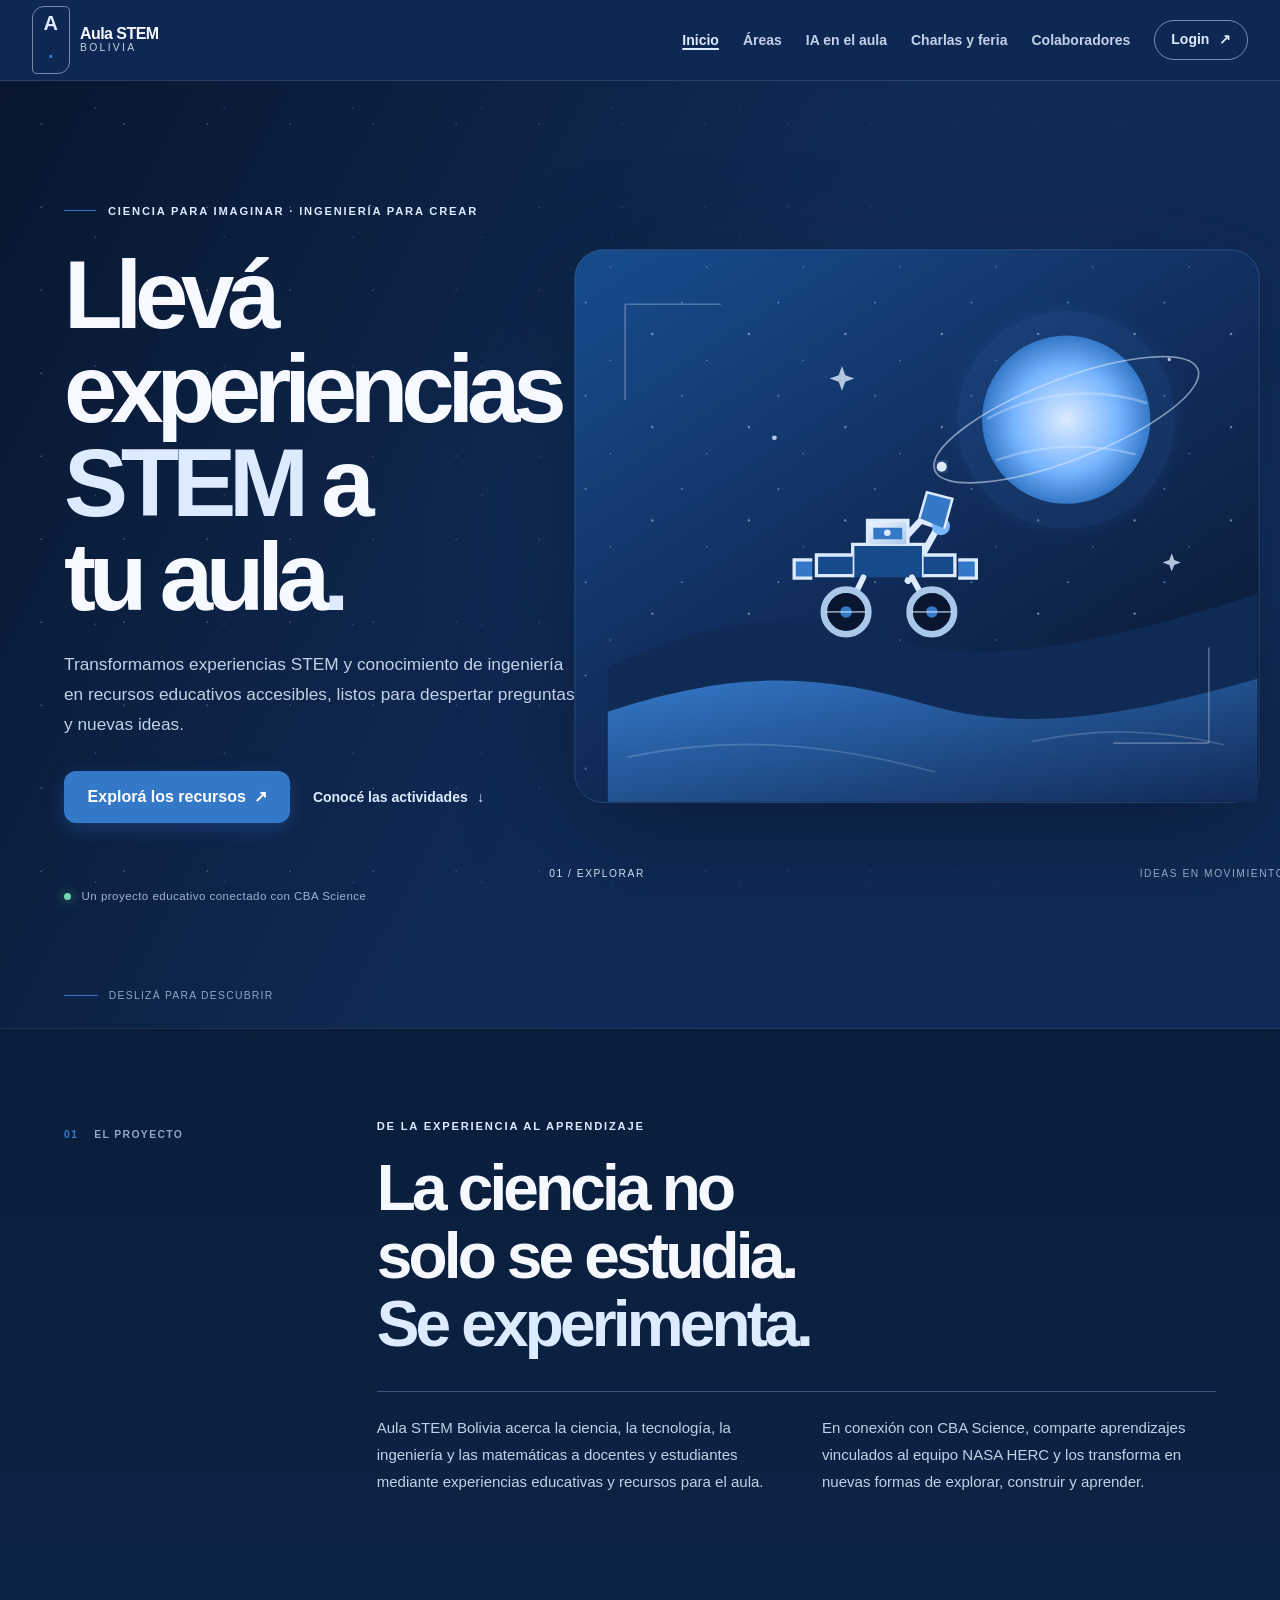
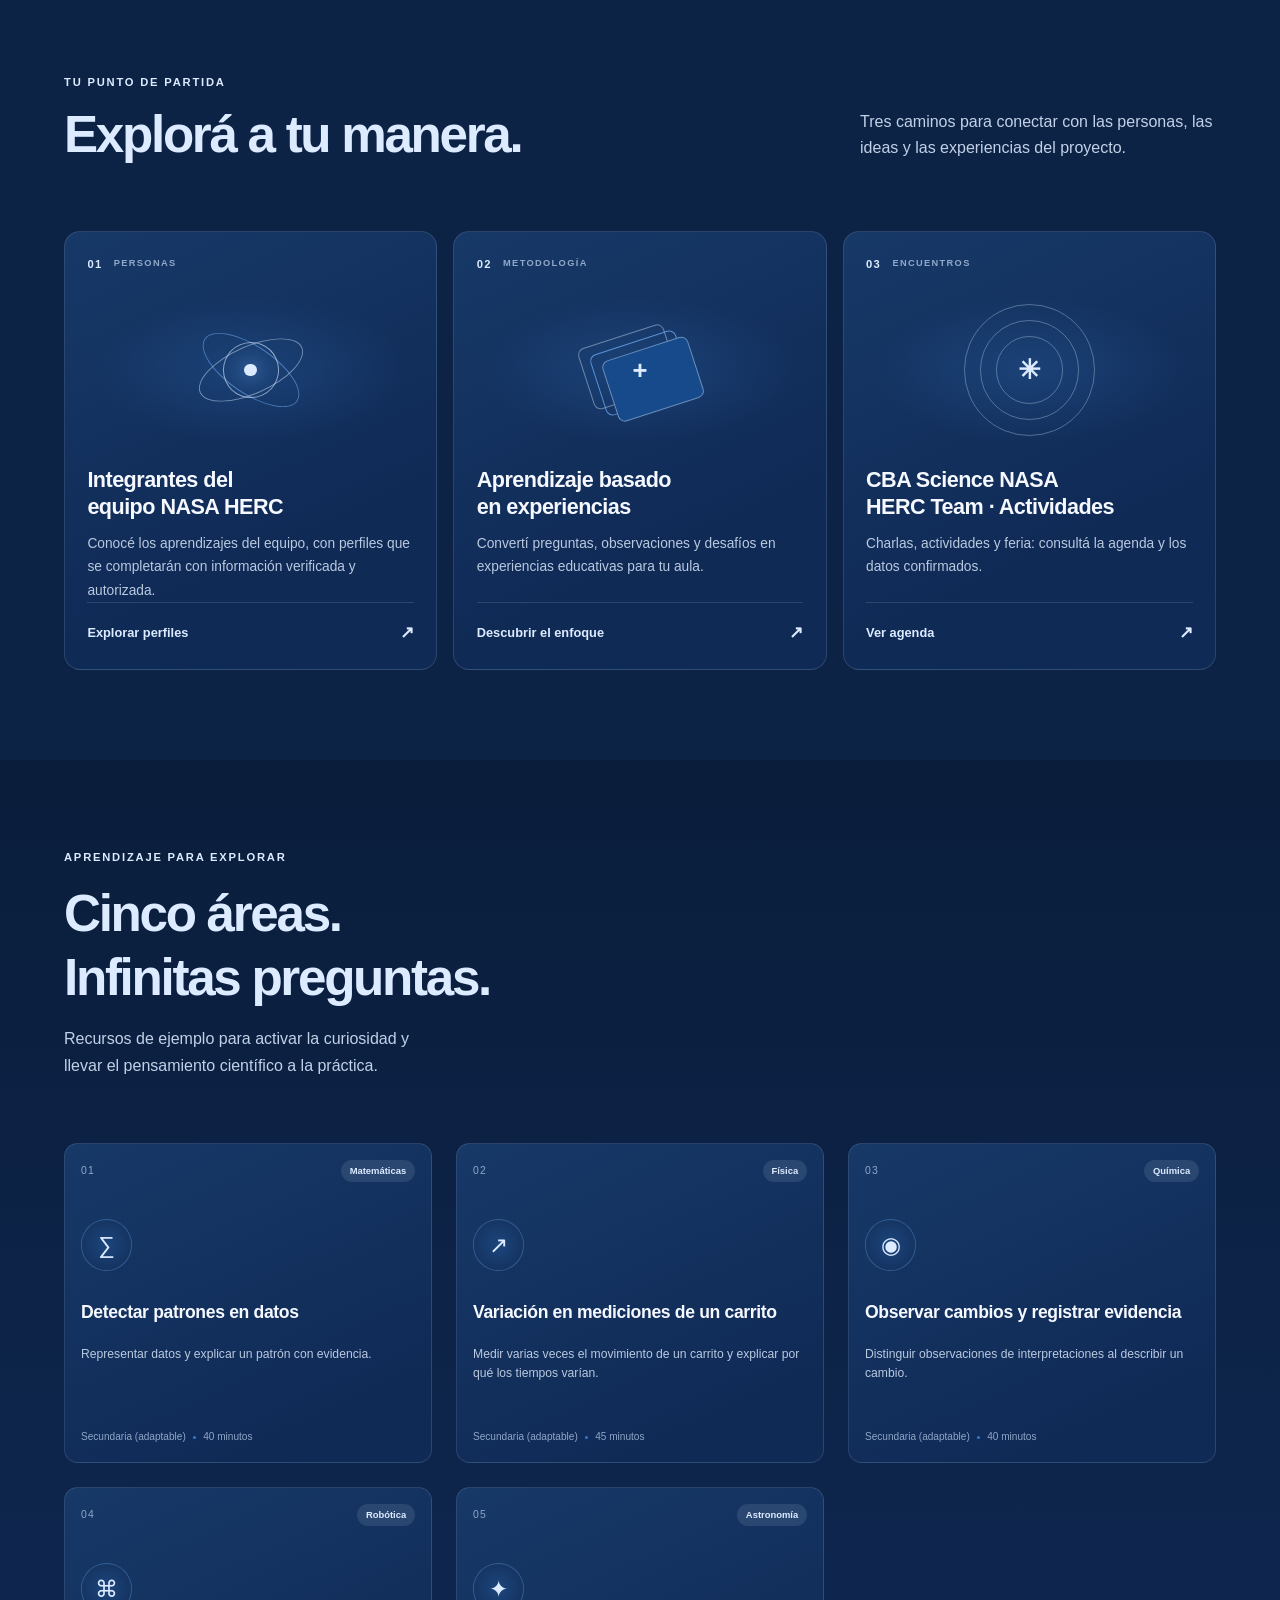
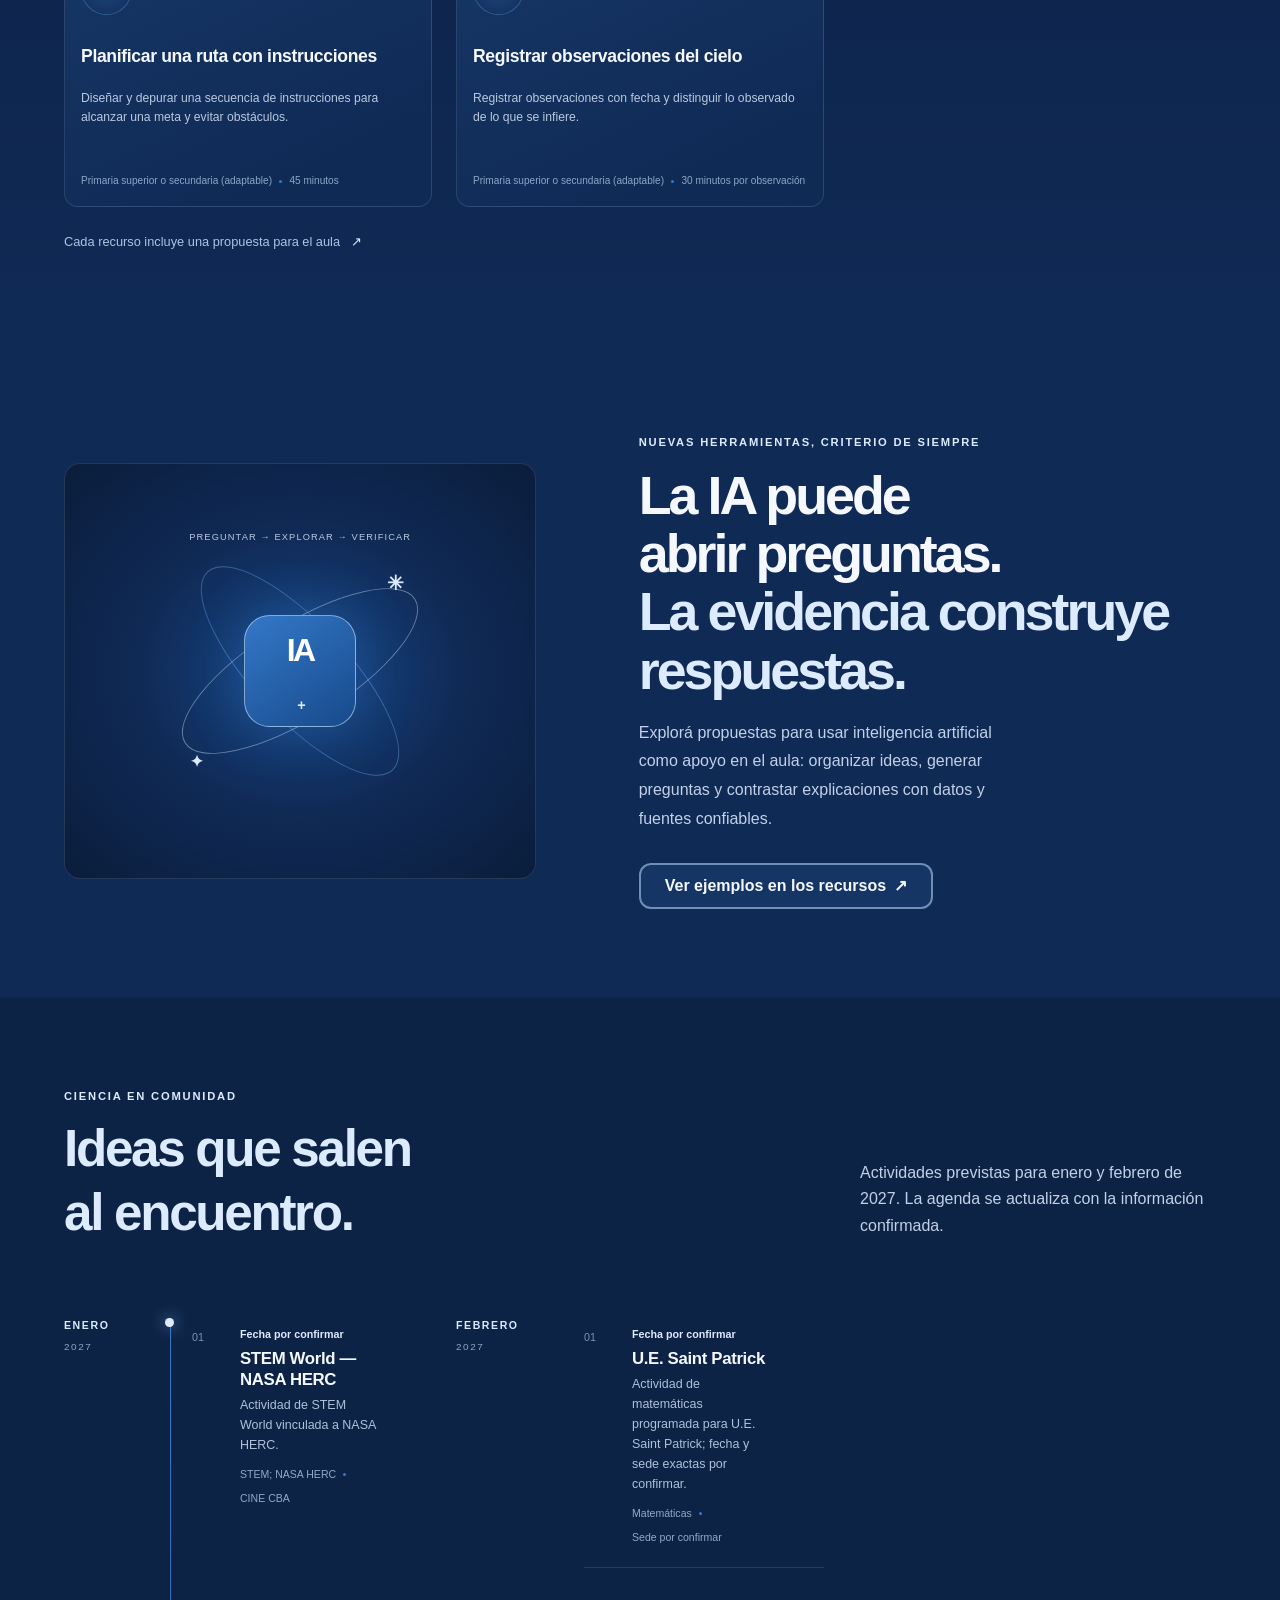
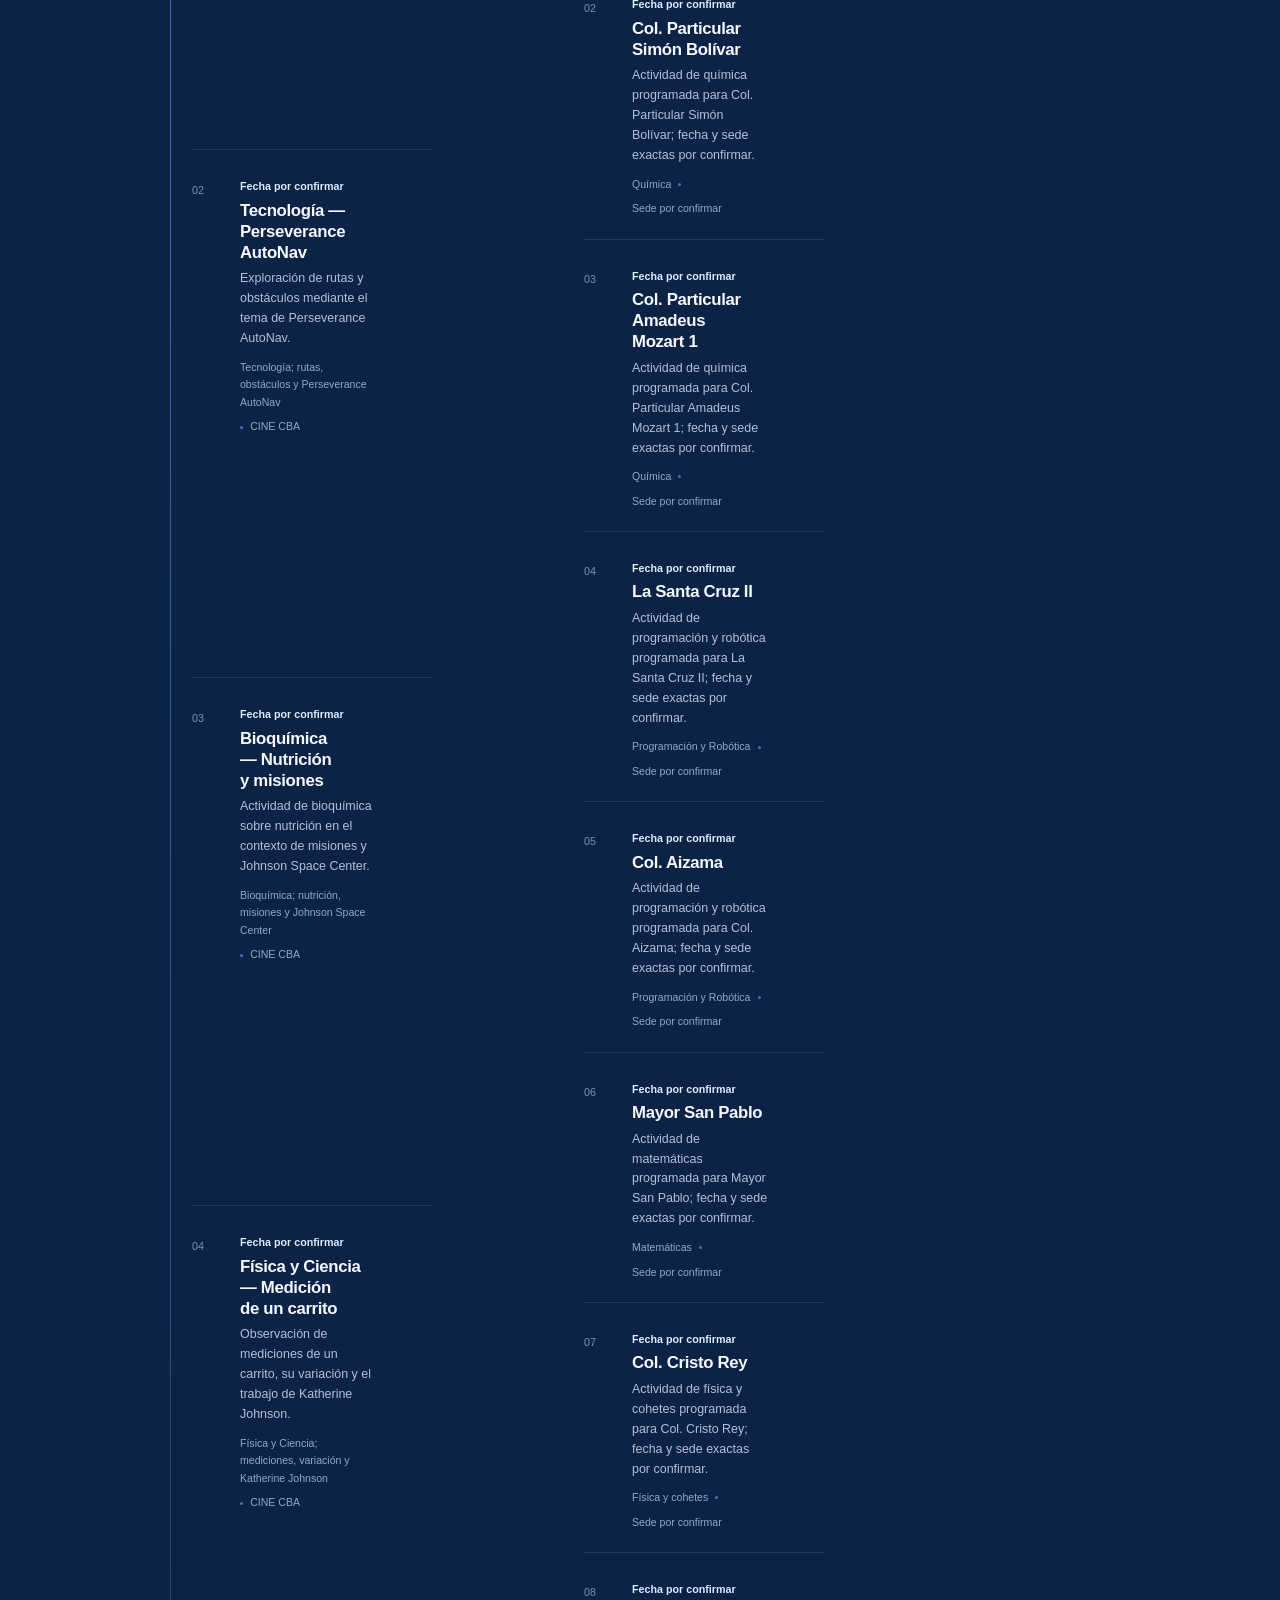
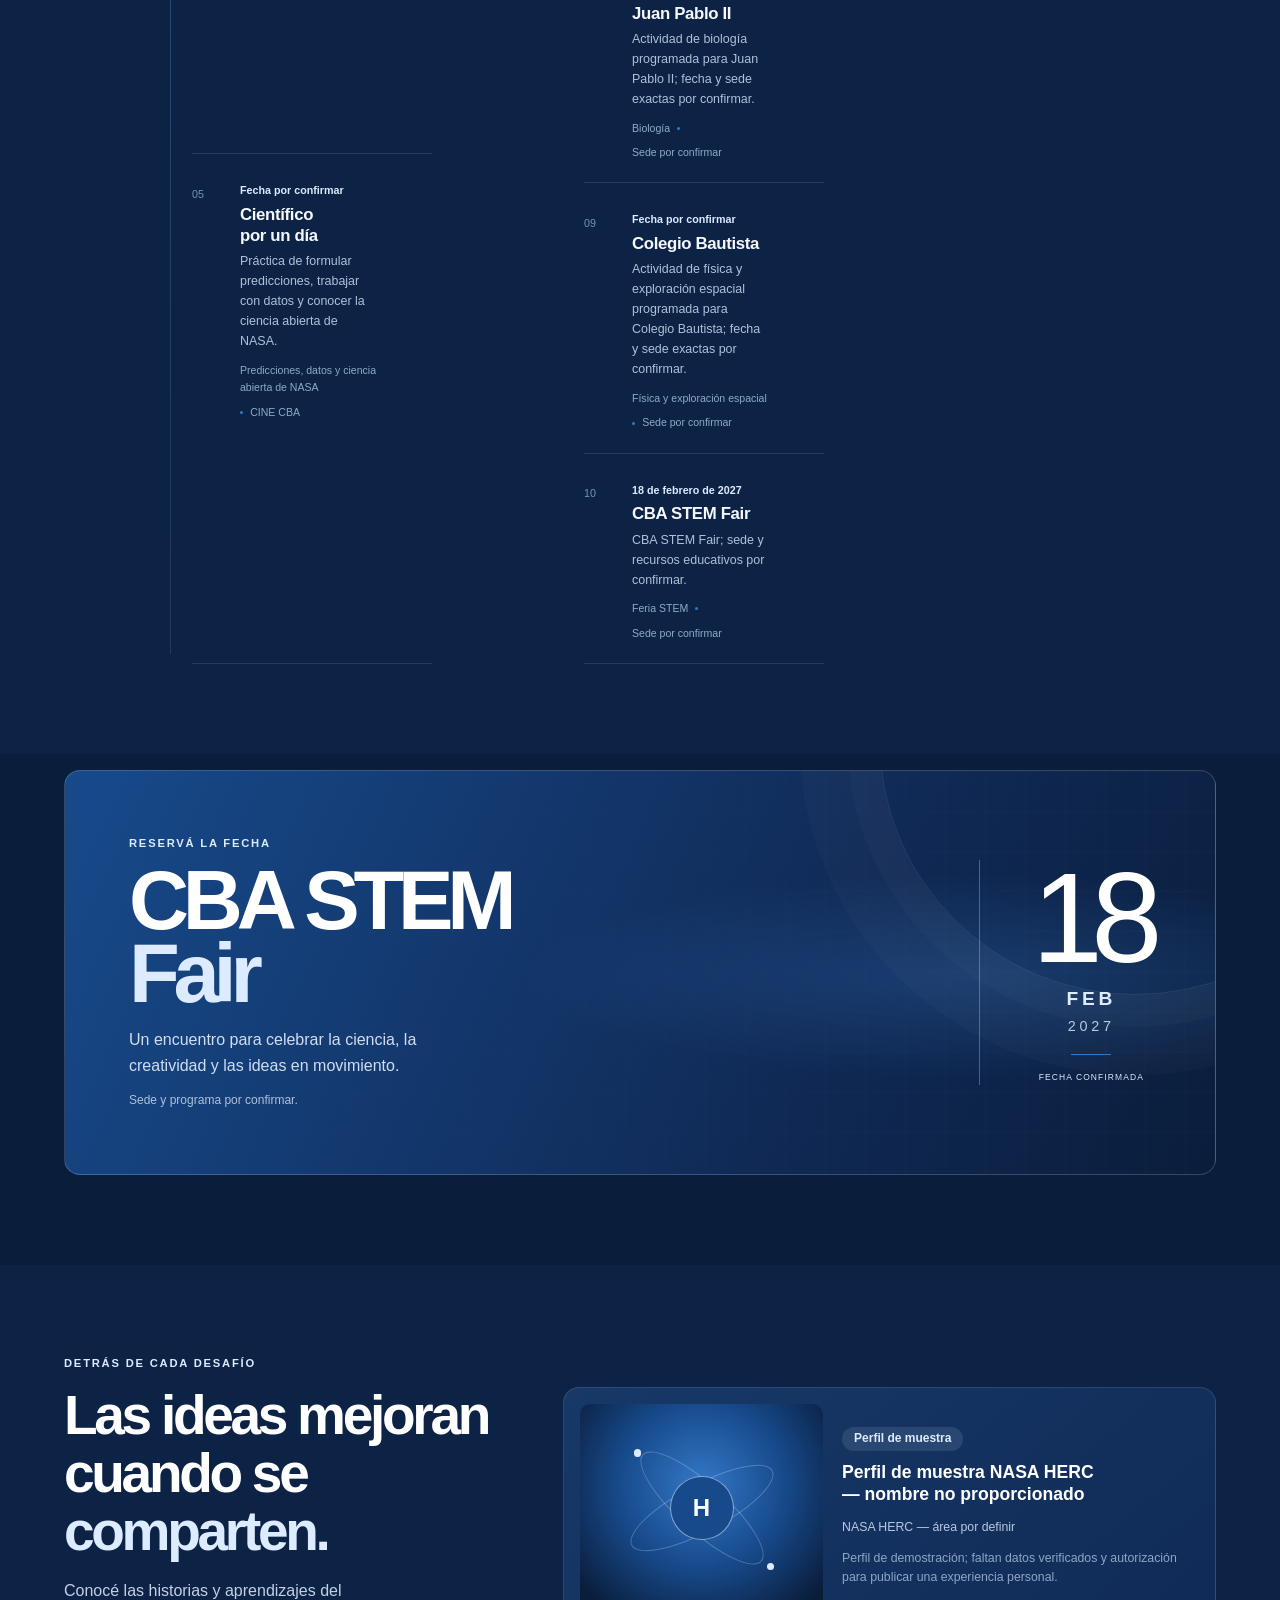
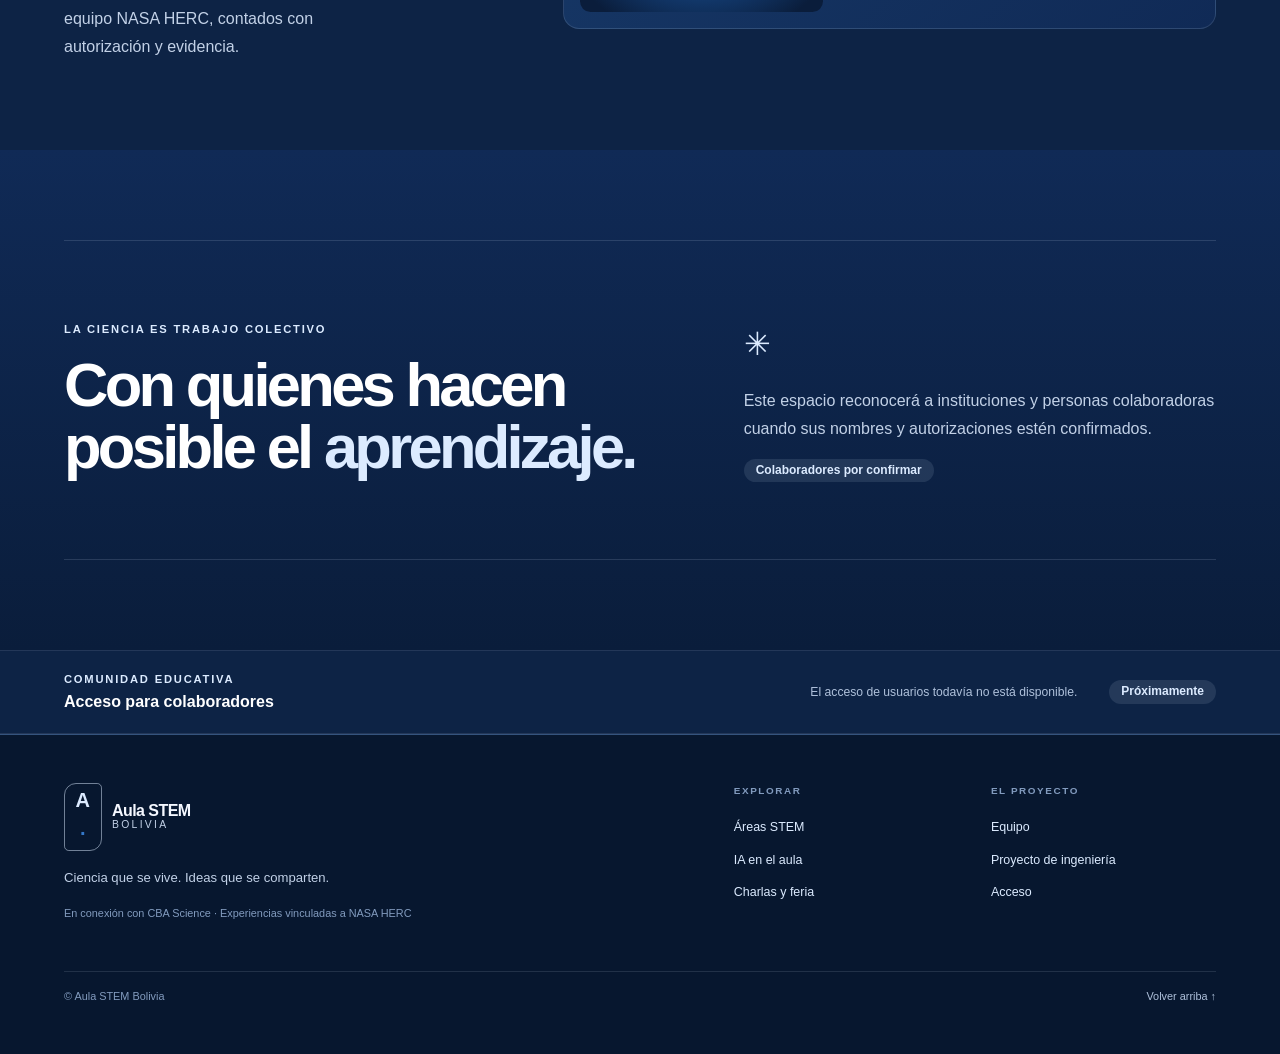
<file: index.html>
<!doctype html>
<html lang="es">
  <head>
    <meta charset="utf-8">
    <meta name="viewport" content="width=device-width, initial-scale=1">
    <meta name="theme-color" content="#102A56">
    <meta name="description" content="Aula STEM Bolivia transforma experiencias STEM en recursos educativos para el aula.">
    <title>Aula STEM Bolivia — Ciencia que se vive</title>
    <link rel="stylesheet" href="./css/global.css">
    <script type="module" src="./js/main.js"></script>
  </head>
  <body>
    <a class="skip-link" href="#contenido">Saltar al contenido</a>
    <header class="site-header">
      <nav class="site-nav container container--wide" aria-label="Navegación principal">
        <a class="site-nav__brand" href="#inicio" aria-label="Aula STEM Bolivia, inicio">
          <span class="brand-mark" aria-hidden="true">A<span>·</span></span>
          <span class="brand-name">Aula STEM <small>Bolivia</small></span>
        </a>
        <button class="nav-toggle" type="button" aria-expanded="false" aria-controls="primary-menu" aria-label="Abrir menú">
          <span></span><span></span>
        </button>
        <ul class="site-nav__links" id="primary-menu" role="list">
          <li><a class="site-nav__link" href="#inicio" aria-current="page">Inicio</a></li>
          <li><a class="site-nav__link" href="#areas">Áreas</a></li>
          <li><a class="site-nav__link" href="#ia-aula">IA en el aula</a></li>
          <li><a class="site-nav__link" href="./pages/outreach.html">Charlas y feria</a></li>
          <li><a class="site-nav__link" href="./pages/team.html">Colaboradores</a></li>
          <li><a class="site-nav__login" href="#login" aria-label="Login, acceso próximamente">Login <span aria-hidden="true">↗</span></a></li>
        </ul>
      </nav>
    </header>

    <main id="contenido">
      <section class="hero" id="inicio" aria-labelledby="hero-title">
        <div class="hero__stars" aria-hidden="true"></div>
        <div class="container hero__layout">
          <div class="hero__copy">
            <p class="eyebrow hero__eyebrow"><span class="eyebrow__line"></span> Ciencia para imaginar · Ingeniería para crear</p>
            <h1 id="hero-title">Llevá experiencias <span>STEM</span> a tu aula<span class="hero__period">.</span></h1>
            <p class="hero__summary">Transformamos experiencias STEM y conocimiento de ingeniería en recursos educativos accesibles, listos para despertar preguntas y nuevas ideas.</p>
            <div class="hero__actions">
              <a class="button button--primary" href="#areas">Explorá los recursos <span aria-hidden="true">↗</span></a>
              <a class="hero__text-link" href="#actividades">Conocé las actividades <span aria-hidden="true">↓</span></a>
            </div>
            <div class="hero__caption"><span class="hero__caption-dot"></span> Un proyecto educativo conectado con CBA Science</div>
          </div>
          <figure class="hero-art">
            <img src="./assets/images/aula-stem-rover.svg" alt="Ilustración original de un rover educativo recorriendo un paisaje científico bajo un planeta azul" width="900" height="760" fetchpriority="high">
            <figcaption><span>01 / EXPLORAR</span><span>Ideas en movimiento</span></figcaption>
          </figure>
          <div class="hero__scroll" aria-hidden="true"><span></span> Deslizá para descubrir</div>
        </div>
      </section>

      <section class="intro-section section" aria-labelledby="intro-title">
        <div class="container intro-grid">
          <div class="intro-label reveal"><span>01</span><span>EL PROYECTO</span></div>
          <div class="intro-content reveal">
            <p class="eyebrow">De la experiencia al aprendizaje</p>
            <h2 id="intro-title">La ciencia no solo se estudia.<br><span>Se experimenta.</span></h2>
            <div class="intro-bottom">
              <p>Aula STEM Bolivia acerca la ciencia, la tecnología, la ingeniería y las matemáticas a docentes y estudiantes mediante experiencias educativas y recursos para el aula.</p>
              <p>En conexión con CBA Science, comparte aprendizajes vinculados al equipo NASA HERC y los transforma en nuevas formas de explorar, construir y aprender.</p>
            </div>
          </div>
        </div>
      </section>

      <section class="pathways section" aria-labelledby="pathways-title">
        <div class="container">
          <div class="section-heading section-heading--split reveal">
            <div><p class="eyebrow">Tu punto de partida</p><h2 id="pathways-title">Explorá a tu manera<span class="text-blue">.</span></h2></div>
            <p>Tres caminos para conectar con las personas, las ideas y las experiencias del proyecto.</p>
          </div>
          <div class="pathway-grid">
            <a class="pathway-card pathway-card--people reveal" href="./pages/team.html">
              <span class="pathway-card__index">01 <span>PERSONAS</span></span>
              <span class="pathway-art pathway-art--orbit" aria-hidden="true"><i></i><i></i><i></i><b></b></span>
              <div><h3>Integrantes del equipo NASA HERC</h3><p>Conocé los aprendizajes del equipo, con perfiles que se completarán con información verificada y autorizada.</p></div>
              <span class="pathway-card__cta">Explorar perfiles <b aria-hidden="true">↗</b></span>
            </a>
            <a class="pathway-card pathway-card--learn reveal" href="#experiencias">
              <span class="pathway-card__index">02 <span>METODOLOGÍA</span></span>
              <span class="pathway-art pathway-art--layers" aria-hidden="true"><i></i><i></i><i></i><b>+</b></span>
              <div><h3>Aprendizaje basado en experiencias</h3><p>Convertí preguntas, observaciones y desafíos en experiencias educativas para tu aula.</p></div>
              <span class="pathway-card__cta">Descubrir el enfoque <b aria-hidden="true">↗</b></span>
            </a>
            <a class="pathway-card pathway-card--events reveal" href="#actividades">
              <span class="pathway-card__index">03 <span>ENCUENTROS</span></span>
              <span class="pathway-art pathway-art--signal" aria-hidden="true"><i></i><i></i><i></i><b>✳</b></span>
              <div><h3>CBA Science NASA HERC Team · Actividades</h3><p>Charlas, actividades y feria: consultá la agenda y los datos confirmados.</p></div>
              <span class="pathway-card__cta">Ver agenda <b aria-hidden="true">↗</b></span>
            </a>
          </div>
        </div>
      </section>

      <section class="resources-section section" id="areas" aria-labelledby="resources-title">
        <div class="container">
          <div class="section-heading reveal">
            <p class="eyebrow">Aprendizaje para explorar</p>
            <h2 id="resources-title">Cinco áreas. <span class="text-blue">Infinitas preguntas.</span></h2>
            <p>Recursos de ejemplo para activar la curiosidad y llevar el pensamiento científico a la práctica.</p>
          </div>
          <div class="resource-grid" id="resource-list" aria-live="polite"></div>
          <a class="resource-foot-link" href="#ia-aula">Cada recurso incluye una propuesta para el aula <span aria-hidden="true">↗</span></a>
        </div>
      </section>

      <section class="ai-section section" id="ia-aula" aria-labelledby="ai-title">
        <div class="container ai-layout" id="experiencias">
          <div class="ai-visual reveal" aria-hidden="true">
            <div class="ai-visual__frame"><span class="ai-visual__label">PREGUNTAR → EXPLORAR → VERIFICAR</span><div class="ai-visual__core">IA<span>+</span></div><i class="ai-orbit ai-orbit--one"></i><i class="ai-orbit ai-orbit--two"></i><b class="ai-spark ai-spark--one">✳</b><b class="ai-spark ai-spark--two">✦</b></div>
          </div>
          <div class="ai-copy reveal">
            <p class="eyebrow">Nuevas herramientas, criterio de siempre</p>
            <h2 id="ai-title">La IA puede abrir preguntas.<br><span>La evidencia construye respuestas.</span></h2>
            <p>Explorá propuestas para usar inteligencia artificial como apoyo en el aula: organizar ideas, generar preguntas y contrastar explicaciones con datos y fuentes confiables.</p>
            <a class="button button--secondary" href="#areas">Ver ejemplos en los recursos <span aria-hidden="true">↗</span></a>
          </div>
        </div>
      </section>

      <section class="outreach-section section" id="actividades" aria-labelledby="activities-title">
        <div class="container">
          <div class="section-heading section-heading--split reveal">
            <div><p class="eyebrow">Ciencia en comunidad</p><h2 id="activities-title">Ideas que salen<br>al encuentro<span class="text-blue">.</span></h2></div>
            <p>Actividades previstas para enero y febrero de 2027. La agenda se actualiza con la información confirmada.</p>
          </div>
          <div class="agenda-wrap"><div class="agenda-rail" aria-hidden="true"><span></span></div><div class="activity-grid" id="activity-list" aria-live="polite"></div></div>
        </div>
      </section>

      <section class="fair-section section" aria-labelledby="fair-title">
        <div class="container fair-panel reveal">
          <div class="fair-panel__texture" aria-hidden="true"></div>
          <div class="fair-panel__copy"><p class="eyebrow">Reservá la fecha</p><h2 id="fair-title">CBA STEM<br><span>Fair</span></h2><p>Un encuentro para celebrar la ciencia, la creatividad y las ideas en movimiento.</p><p class="fair-panel__note">Sede y programa por confirmar.</p></div>
          <div class="fair-date" aria-label="18 de febrero de 2027"><span class="fair-date__day">18</span><span class="fair-date__month">FEB</span><span class="fair-date__year">2027</span><span class="fair-date__line"></span><span class="fair-date__label">FECHA CONFIRMADA</span></div>
          <span class="fair-panel__orbit" aria-hidden="true"></span>
        </div>
      </section>

      <section class="team-section section" id="integrantes" aria-labelledby="team-title">
        <div class="container team-layout">
          <div class="team-intro reveal"><p class="eyebrow">Detrás de cada desafío</p><h2 id="team-title">Las ideas mejoran<br>cuando se <span class="text-blue">comparten.</span></h2><p>Conocé las historias y aprendizajes del equipo NASA HERC, contados con autorización y evidencia.</p></div>
          <div class="team-grid" id="member-list" aria-live="polite"></div>
        </div>
      </section>

      <section class="collaborators-section section" id="colaboradores" aria-labelledby="collaborators-title">
        <div class="container collaborators-layout reveal">
          <div><p class="eyebrow">La ciencia es trabajo colectivo</p><h2 id="collaborators-title">Con quienes hacen<br>posible el <span class="text-blue">aprendizaje.</span></h2></div>
          <div class="collaborators-note"><span class="collaborators-note__mark" aria-hidden="true">✳</span><p>Este espacio reconocerá a instituciones y personas colaboradoras cuando sus nombres y autorizaciones estén confirmados.</p><span class="badge">Colaboradores por confirmar</span></div>
        </div>
      </section>

      <section class="login-note" id="login" aria-labelledby="login-title"><div class="container login-note__inner"><div><p class="eyebrow">Comunidad educativa</p><h2 id="login-title">Acceso para colaboradores</h2></div><p>El acceso de usuarios todavía no está disponible.</p><span class="badge">Próximamente</span></div></section>
    </main>

    <footer class="site-footer"><div class="container footer-layout">
      <div class="footer-identity"><a class="site-nav__brand" href="#inicio"><span class="brand-mark" aria-hidden="true">A<span>·</span></span><span class="brand-name">Aula STEM <small>Bolivia</small></span></a><p>Ciencia que se vive. Ideas que se comparten.</p><p class="footer-affiliation">En conexión con CBA Science · Experiencias vinculadas a NASA HERC</p></div>
      <nav class="footer-nav" aria-label="Navegación del pie de página"><p class="footer-nav__title">EXPLORAR</p><a href="#areas">Áreas STEM</a><a href="#ia-aula">IA en el aula</a><a href="./pages/outreach.html">Charlas y feria</a></nav>
      <nav class="footer-nav" aria-label="Información del proyecto"><p class="footer-nav__title">EL PROYECTO</p><a href="./pages/team.html">Equipo</a><a href="./pages/engineering.html">Proyecto de ingeniería</a><a href="#login">Acceso</a></nav>
      <div class="footer-bottom"><span>© Aula STEM Bolivia</span><a href="#inicio">Volver arriba ↑</a></div>
    </div></footer>
  </body>
</html>
</file>
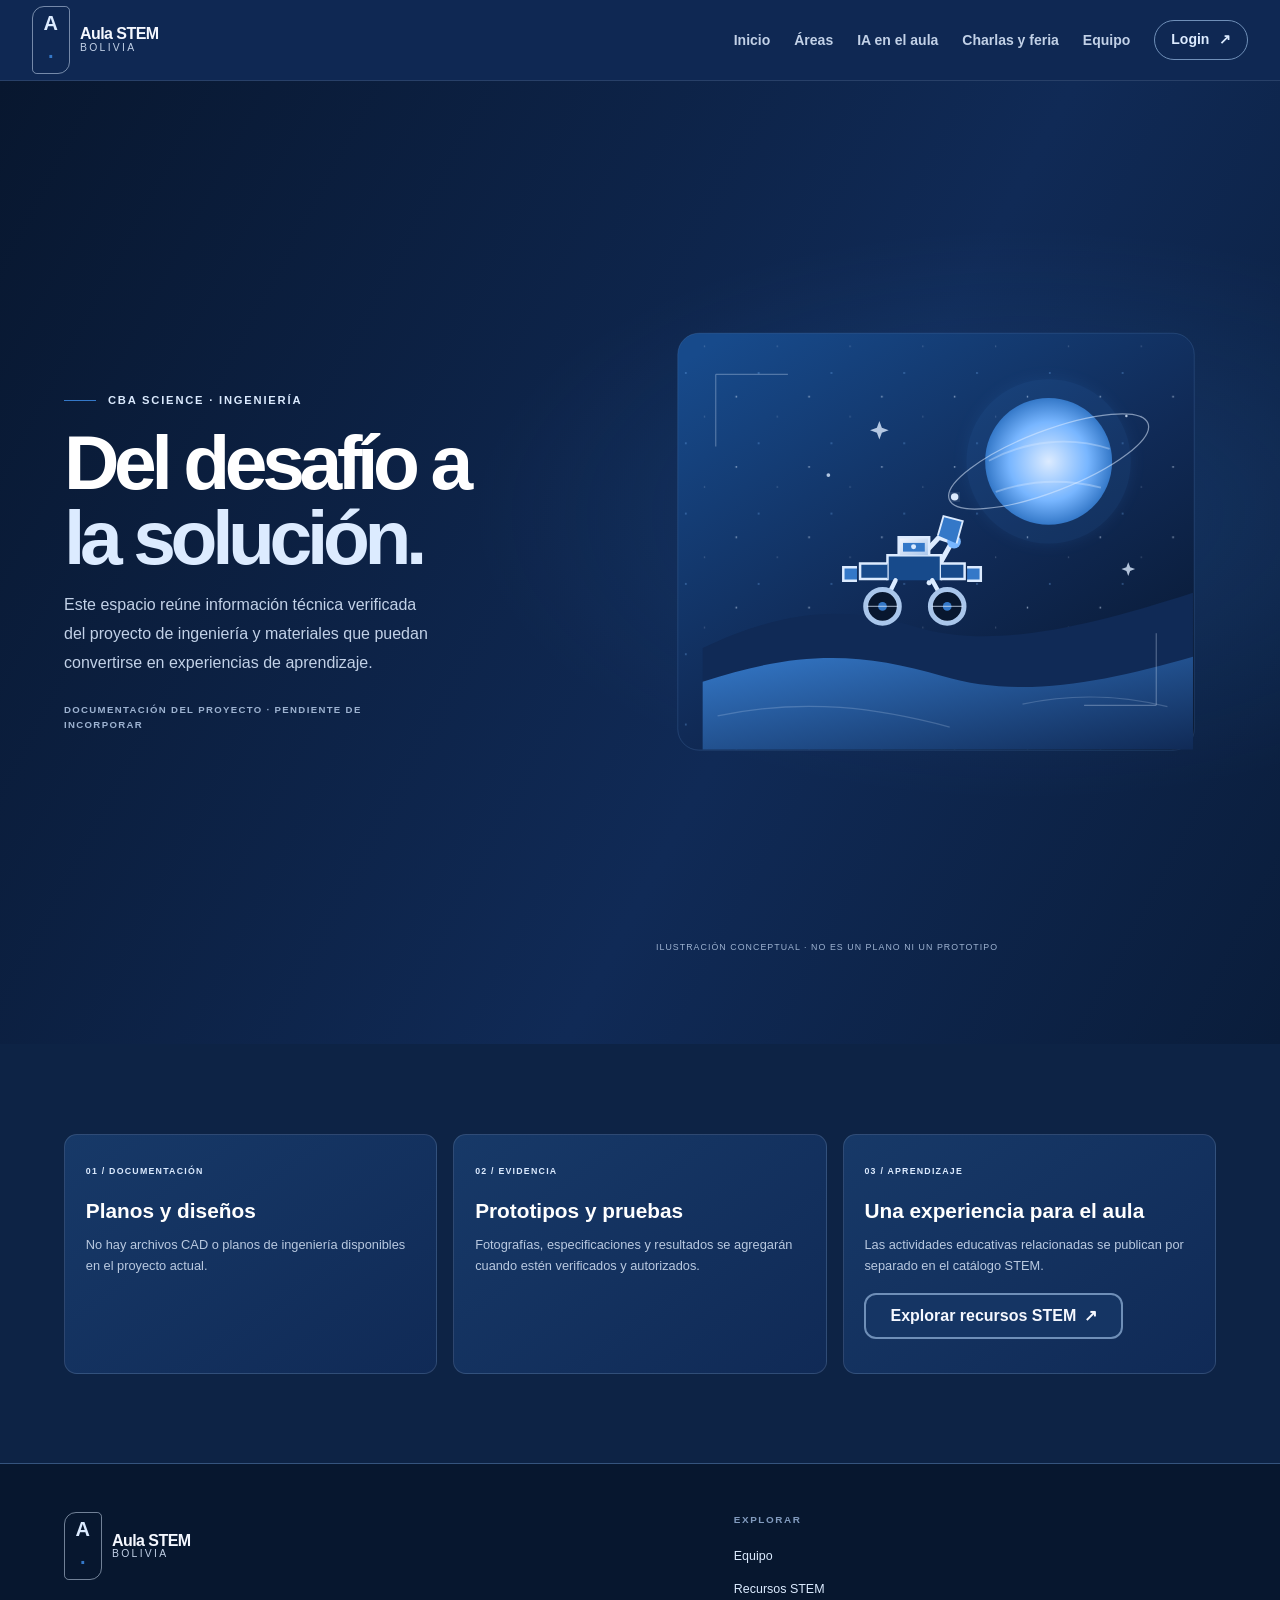
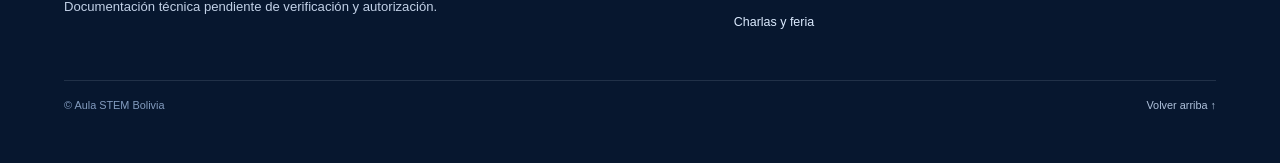
<file: pages/engineering.html>
<!doctype html>
<html lang="es">
  <head>
    <meta charset="utf-8">
    <meta name="viewport" content="width=device-width, initial-scale=1">
    <meta name="theme-color" content="#102A56">
    <meta name="description" content="Información del proyecto de ingeniería CBA Science, con espacios listos para documentación verificada.">
    <title>Proyecto de ingeniería — Aula STEM Bolivia</title>
    <link rel="stylesheet" href="../css/global.css">
    <script type="module" src="../js/navigation.js"></script>
  </head>
  <body>
    <a class="skip-link" href="#contenido">Saltar al contenido</a>
    <header class="site-header"><nav class="site-nav container container--wide" aria-label="Navegación principal">
      <a class="site-nav__brand" href="../index.html#inicio" aria-label="Aula STEM Bolivia, inicio"><span class="brand-mark" aria-hidden="true">A<span>·</span></span><span class="brand-name">Aula STEM <small>Bolivia</small></span></a>
      <button class="nav-toggle" type="button" aria-expanded="false" aria-controls="primary-menu" aria-label="Abrir menú"><span></span><span></span></button>
      <ul class="site-nav__links" id="primary-menu" role="list"><li><a class="site-nav__link" href="../index.html#inicio">Inicio</a></li><li><a class="site-nav__link" href="./stem.html">Áreas</a></li><li><a class="site-nav__link" href="../index.html#ia-aula">IA en el aula</a></li><li><a class="site-nav__link" href="./outreach.html">Charlas y feria</a></li><li><a class="site-nav__link" href="./team.html">Equipo</a></li><li><a class="site-nav__login" href="../index.html#login">Login <span aria-hidden="true">↗</span></a></li></ul>
    </nav></header>
    <main id="contenido" class="engineering-page">
      <section class="engineering-hero"><div class="container engineering-hero__layout">
        <div><p class="eyebrow"><span class="eyebrow__line"></span> CBA SCIENCE · INGENIERÍA</p><h1>Del desafío a <span>la solución.</span></h1><p>Este espacio reúne información técnica verificada del proyecto de ingeniería y materiales que puedan convertirse en experiencias de aprendizaje.</p><p class="engineering-status">DOCUMENTACIÓN DEL PROYECTO · PENDIENTE DE INCORPORAR</p></div>
        <figure><img src="../assets/images/aula-stem-rover.svg" alt="Ilustración conceptual de un rover educativo; no representa un prototipo técnico documentado" width="900" height="760"><figcaption>ILUSTRACIÓN CONCEPTUAL · NO ES UN PLANO NI UN PROTOTIPO</figcaption></figure>
      </div></section>
      <section class="section engineering-content"><div class="container engineering-content__grid">
        <article><span>01 / DOCUMENTACIÓN</span><h2>Planos y diseños</h2><p>No hay archivos CAD o planos de ingeniería disponibles en el proyecto actual.</p></article>
        <article><span>02 / EVIDENCIA</span><h2>Prototipos y pruebas</h2><p>Fotografías, especificaciones y resultados se agregarán cuando estén verificados y autorizados.</p></article>
        <article><span>03 / APRENDIZAJE</span><h2>Una experiencia para el aula</h2><p>Las actividades educativas relacionadas se publican por separado en el catálogo STEM.</p><a class="button button--secondary" href="./stem.html">Explorar recursos STEM <span aria-hidden="true">↗</span></a></article>
      </div></section>
    </main>
    <footer class="site-footer"><div class="container footer-layout"><div class="footer-identity"><a class="site-nav__brand" href="../index.html#inicio"><span class="brand-mark" aria-hidden="true">A<span>·</span></span><span class="brand-name">Aula STEM <small>Bolivia</small></span></a><p>Documentación técnica pendiente de verificación y autorización.</p></div><nav class="footer-nav" aria-label="Explorar"><p class="footer-nav__title">EXPLORAR</p><a href="./team.html">Equipo</a><a href="./stem.html">Recursos STEM</a><a href="./outreach.html">Charlas y feria</a></nav><div class="footer-bottom"><span>© Aula STEM Bolivia</span><a href="#contenido">Volver arriba ↑</a></div></div></footer>
  </body>
</html>
</file>
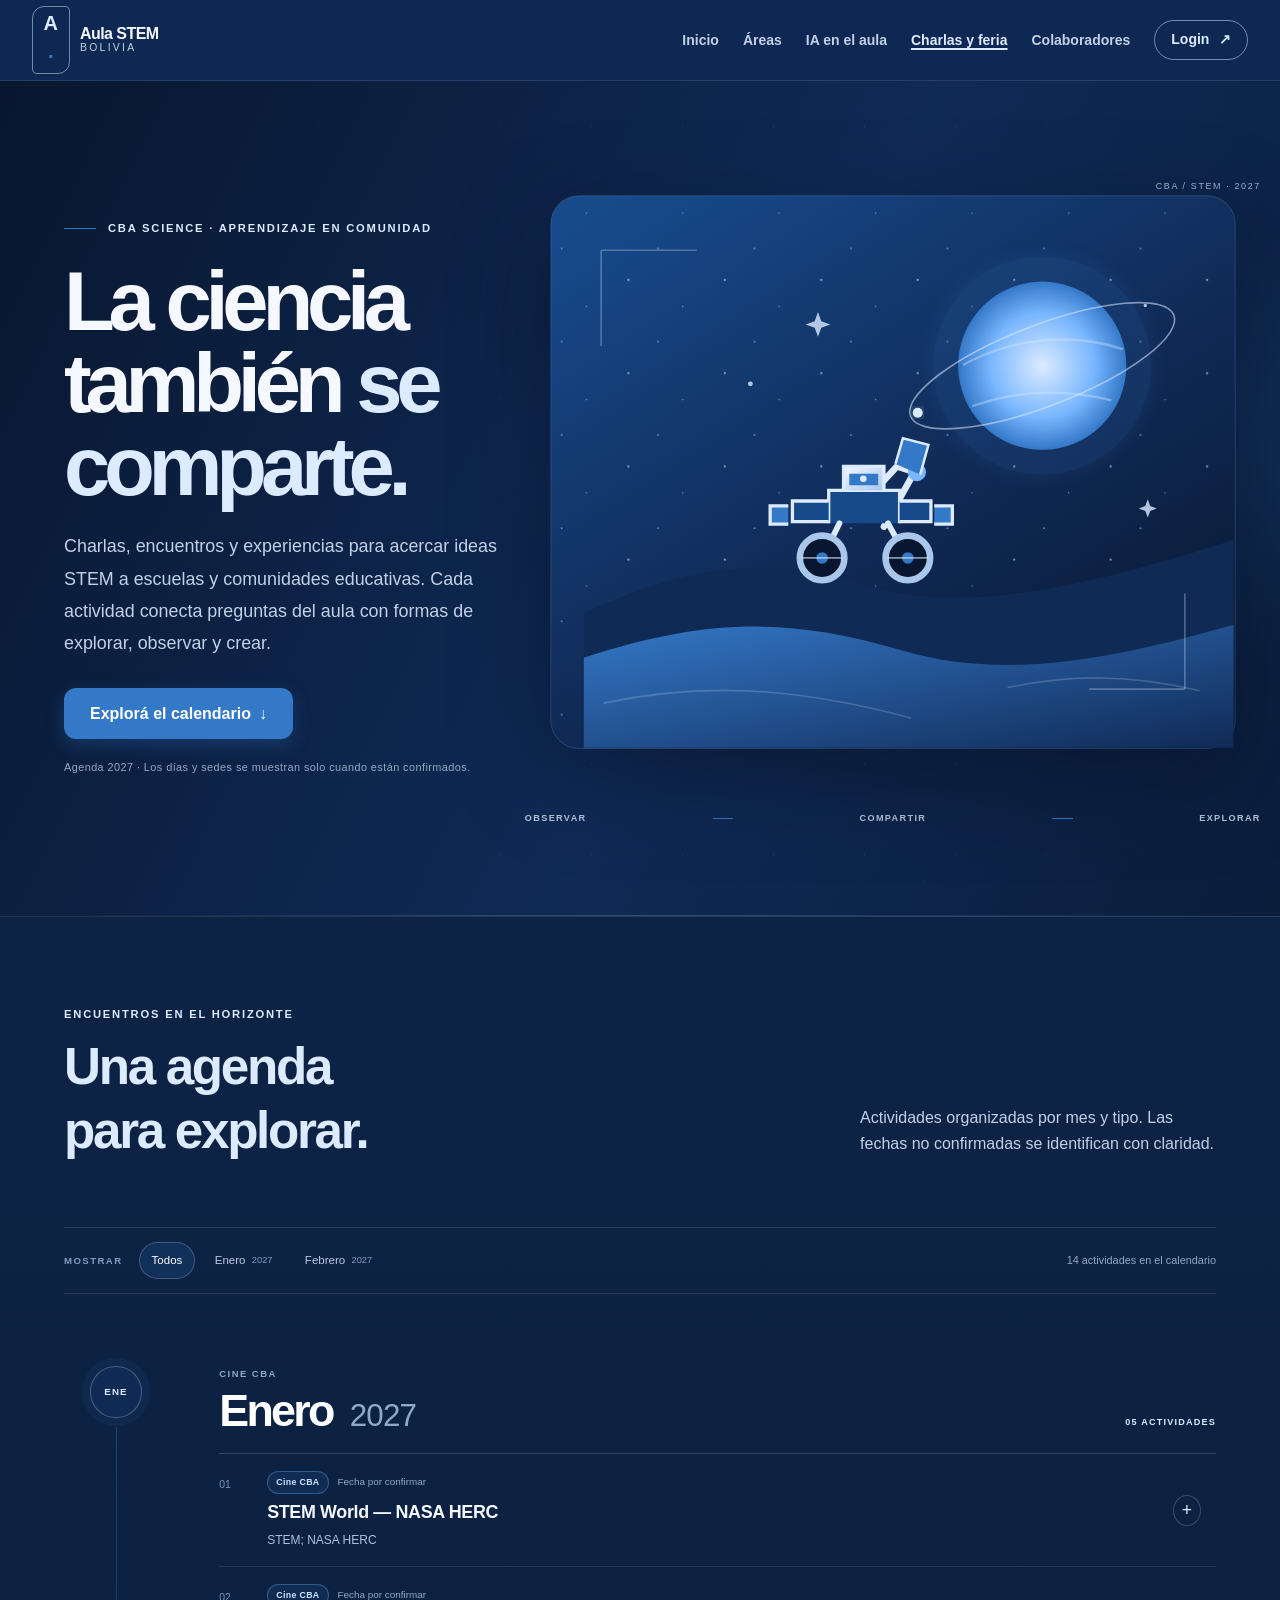
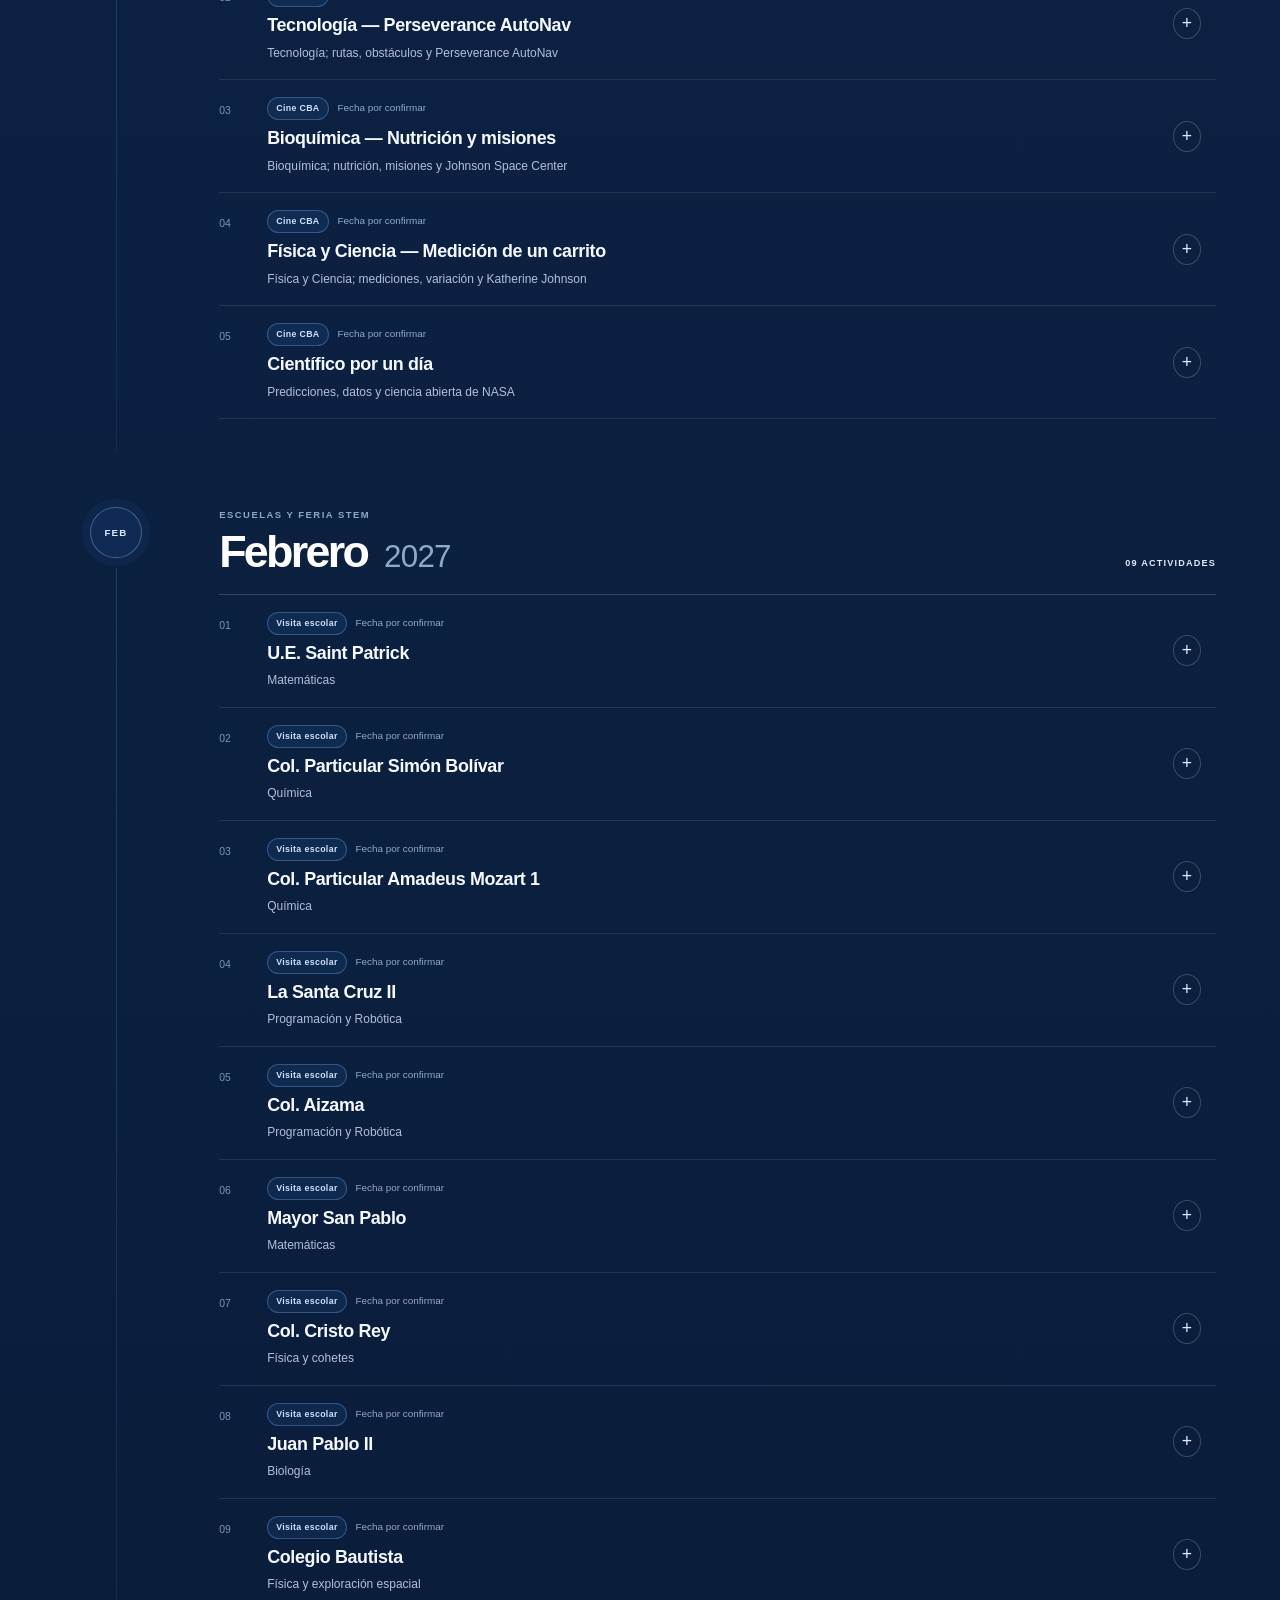
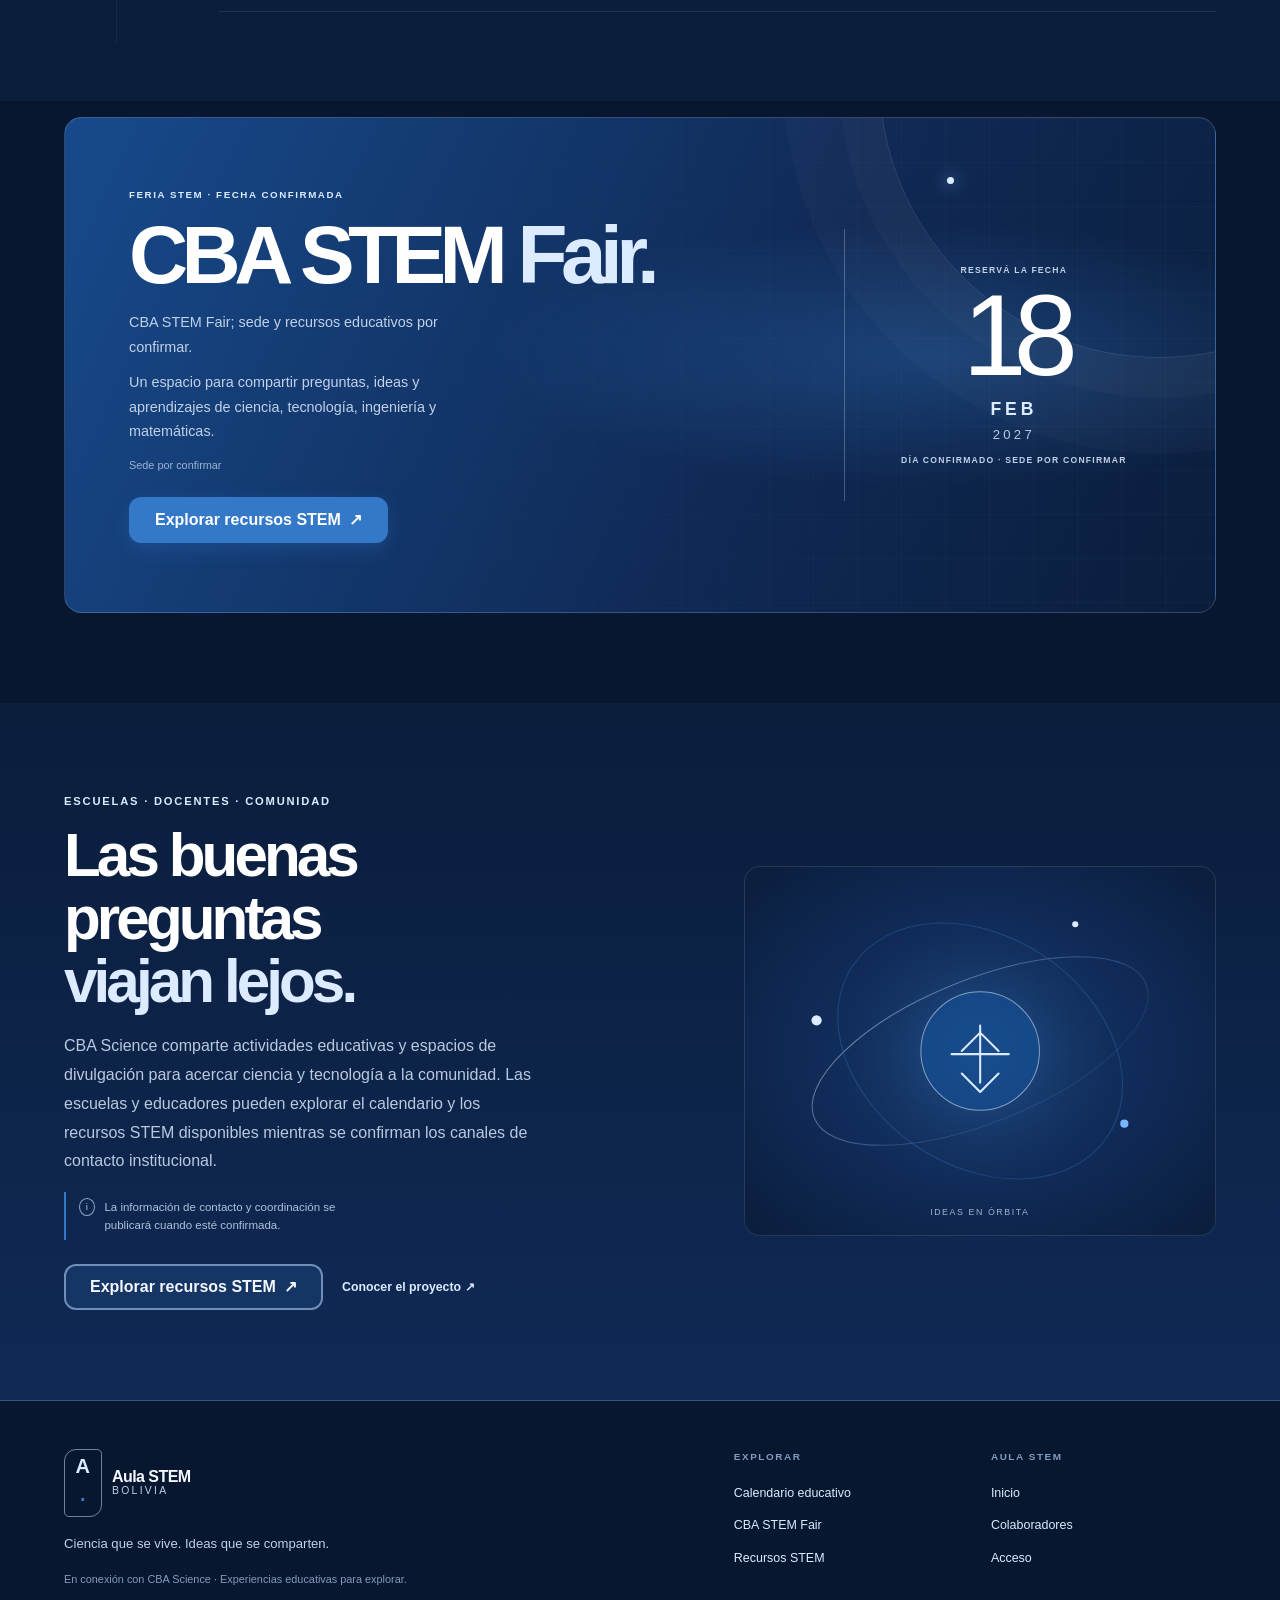
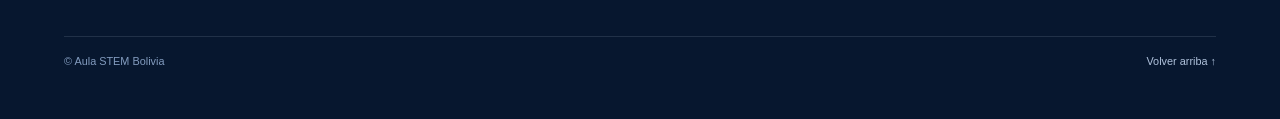
<file: pages/outreach.html>
<!doctype html>
<html lang="es">
  <head>
    <meta charset="utf-8">
    <meta name="viewport" content="width=device-width, initial-scale=1">
    <meta name="theme-color" content="#102A56">
    <meta name="description" content="Charlas, Cine CBA, visitas educativas y CBA STEM Fair de Aula STEM Bolivia y CBA Science.">
    <title>Charlas y feria — Aula STEM Bolivia</title>
    <link rel="stylesheet" href="../css/global.css">
    <script type="module" src="../js/outreach.js"></script>
  </head>
  <body>
    <a class="skip-link" href="#contenido">Saltar al contenido</a>
    <header class="site-header">
      <nav class="site-nav container container--wide" aria-label="Navegación principal">
        <a class="site-nav__brand" href="../index.html#inicio" aria-label="Aula STEM Bolivia, inicio">
          <span class="brand-mark" aria-hidden="true">A<span>·</span></span>
          <span class="brand-name">Aula STEM <small>Bolivia</small></span>
        </a>
        <button class="nav-toggle" type="button" aria-expanded="false" aria-controls="primary-menu" aria-label="Abrir menú">
          <span></span><span></span>
        </button>
        <ul class="site-nav__links" id="primary-menu" role="list">
          <li><a class="site-nav__link" href="../index.html#inicio">Inicio</a></li>
          <li><a class="site-nav__link" href="./stem.html">Áreas</a></li>
          <li><a class="site-nav__link" href="../index.html#ia-aula">IA en el aula</a></li>
          <li><a class="site-nav__link" href="#contenido" aria-current="page">Charlas y feria</a></li>
          <li><a class="site-nav__link" href="../index.html#colaboradores">Colaboradores</a></li>
          <li><a class="site-nav__login" href="../index.html#login" aria-label="Login, acceso próximamente">Login <span aria-hidden="true">↗</span></a></li>
        </ul>
      </nav>
    </header>

    <main id="contenido" class="outreach-page">
      <section class="outreach-hero" aria-labelledby="outreach-title">
        <div class="container outreach-hero__layout">
          <div class="outreach-hero__copy reveal">
            <p class="eyebrow"><span class="eyebrow__line"></span> CBA SCIENCE · APRENDIZAJE EN COMUNIDAD</p>
            <h1 id="outreach-title">La ciencia también <span>se comparte.</span></h1>
            <p>Charlas, encuentros y experiencias para acercar ideas STEM a escuelas y comunidades educativas. Cada actividad conecta preguntas del aula con formas de explorar, observar y crear.</p>
            <a class="button button--primary" href="#agenda">Explorá el calendario <span aria-hidden="true">↓</span></a>
            <p class="outreach-hero__note">Agenda 2027 · Los días y sedes se muestran solo cuando están confirmados.</p>
          </div>
          <figure class="outreach-hero__art reveal">
            <img src="../assets/images/aula-stem-rover.svg" alt="Ilustración original de un rover educativo en un paisaje espacial" width="900" height="760" fetchpriority="high">
            <figcaption><span>OBSERVAR</span><i></i><span>COMPARTIR</span><i></i><span>EXPLORAR</span></figcaption>
            <span class="outreach-hero__index" aria-hidden="true">CBA / STEM · 2027</span>
          </figure>
        </div>
        <div class="outreach-hero__rule" aria-hidden="true"></div>
      </section>

      <section class="outreach-calendar section" id="agenda" aria-labelledby="agenda-title">
        <div class="container">
          <div class="section-heading section-heading--split reveal">
            <div><p class="eyebrow">Encuentros en el horizonte</p><h2 id="agenda-title">Una agenda para <span class="text-blue">explorar.</span></h2></div>
            <p>Actividades organizadas por mes y tipo. Las fechas no confirmadas se identifican con claridad.</p>
          </div>

          <div class="outreach-toolbar" aria-label="Filtrar actividades por mes">
            <p class="outreach-toolbar__label">MOSTRAR</p>
            <div class="outreach-month-filters" role="group" aria-label="Mes de las actividades">
              <button type="button" class="outreach-filter is-active" data-month-filter="all" aria-pressed="true">Todos</button>
              <button type="button" class="outreach-filter" data-month-filter="2027-01" aria-pressed="false">Enero <span>2027</span></button>
              <button type="button" class="outreach-filter" data-month-filter="2027-02" aria-pressed="false">Febrero <span>2027</span></button>
            </div>
            <p class="outreach-results" id="outreach-results" role="status" aria-live="polite"></p>
          </div>

          <div class="outreach-timeline" id="outreach-timeline" aria-live="polite"></div>
          <noscript><p class="outreach-noscript">Activá JavaScript para consultar el calendario actualizado desde los datos del proyecto.</p></noscript>
        </div>
      </section>

      <section class="outreach-fair section" id="stem-fair" aria-labelledby="outreach-fair-title">
        <div class="container">
          <article class="outreach-fair__panel reveal" id="outreach-fair-panel"></article>
        </div>
      </section>

      <section class="outreach-connect section" id="charlas" aria-labelledby="connect-title">
        <div class="container outreach-connect__layout">
          <div class="outreach-connect__copy reveal">
            <p class="eyebrow">Escuelas · Docentes · Comunidad</p>
            <h2 id="connect-title">Las buenas preguntas <span>viajan lejos.</span></h2>
            <p>CBA Science comparte actividades educativas y espacios de divulgación para acercar ciencia y tecnología a la comunidad. Las escuelas y educadores pueden explorar el calendario y los recursos STEM disponibles mientras se confirman los canales de contacto institucional.</p>
            <p class="outreach-connect__note"><span aria-hidden="true">i</span> La información de contacto y coordinación se publicará cuando esté confirmada.</p>
            <div class="outreach-connect__actions">
              <a class="button button--secondary" href="./stem.html">Explorar recursos STEM <span aria-hidden="true">↗</span></a>
              <a class="outreach-text-link" href="../index.html#colaboradores">Conocer el proyecto <span aria-hidden="true">↗</span></a>
            </div>
          </div>
          <div class="outreach-connect__visual reveal" aria-hidden="true">
            <svg viewBox="0 0 460 360" role="presentation" focusable="false">
              <defs><linearGradient id="orbit-glow" x1="0" x2="1" y1="0" y2="1"><stop stop-color="#DCEBFF" stop-opacity=".9"/><stop offset="1" stop-color="#3478C8" stop-opacity=".15"/></linearGradient><radialGradient id="planet-glow"><stop stop-color="#3478C8" stop-opacity=".5"/><stop offset="1" stop-color="#102A56" stop-opacity="0"/></radialGradient></defs>
              <circle cx="230" cy="180" r="156" fill="url(#planet-glow)"/>
              <ellipse cx="230" cy="180" rx="175" ry="70" fill="none" stroke="url(#orbit-glow)" stroke-opacity=".6" transform="rotate(-22 230 180)"/>
              <ellipse cx="230" cy="180" rx="150" ry="112" fill="none" stroke="#3478C8" stroke-opacity=".35" transform="rotate(34 230 180)"/>
              <circle cx="230" cy="180" r="58" fill="#174A8B" fill-opacity=".85" stroke="#DCEBFF" stroke-opacity=".55"/>
              <path d="M202 183h56m-28-28v56m-18-9 18 18 18-18m-36-22 18-18 18 18" fill="none" stroke="#DCEBFF" stroke-linecap="round" stroke-linejoin="round" stroke-width="2"/>
              <circle cx="70" cy="150" r="5" fill="#DCEBFF"/><circle cx="371" cy="251" r="4" fill="#78B6FF"/><circle cx="323" cy="56" r="3" fill="#DCEBFF"/>
            </svg>
            <span>IDEAS EN ÓRBITA</span>
          </div>
        </div>
      </section>
    </main>

    <footer class="site-footer"><div class="container footer-layout">
      <div class="footer-identity"><a class="site-nav__brand" href="../index.html#inicio"><span class="brand-mark" aria-hidden="true">A<span>·</span></span><span class="brand-name">Aula STEM <small>Bolivia</small></span></a><p>Ciencia que se vive. Ideas que se comparten.</p><p class="footer-affiliation">En conexión con CBA Science · Experiencias educativas para explorar.</p></div>
      <nav class="footer-nav" aria-label="Navegación de divulgación"><p class="footer-nav__title">EXPLORAR</p><a href="#agenda">Calendario educativo</a><a href="#stem-fair">CBA STEM Fair</a><a href="./stem.html">Recursos STEM</a></nav>
      <nav class="footer-nav" aria-label="Información del sitio"><p class="footer-nav__title">AULA STEM</p><a href="../index.html#inicio">Inicio</a><a href="../index.html#colaboradores">Colaboradores</a><a href="../index.html#login">Acceso</a></nav>
      <div class="footer-bottom"><span>© Aula STEM Bolivia</span><a href="#contenido">Volver arriba ↑</a></div>
    </div></footer>
  </body>
</html>
</file>
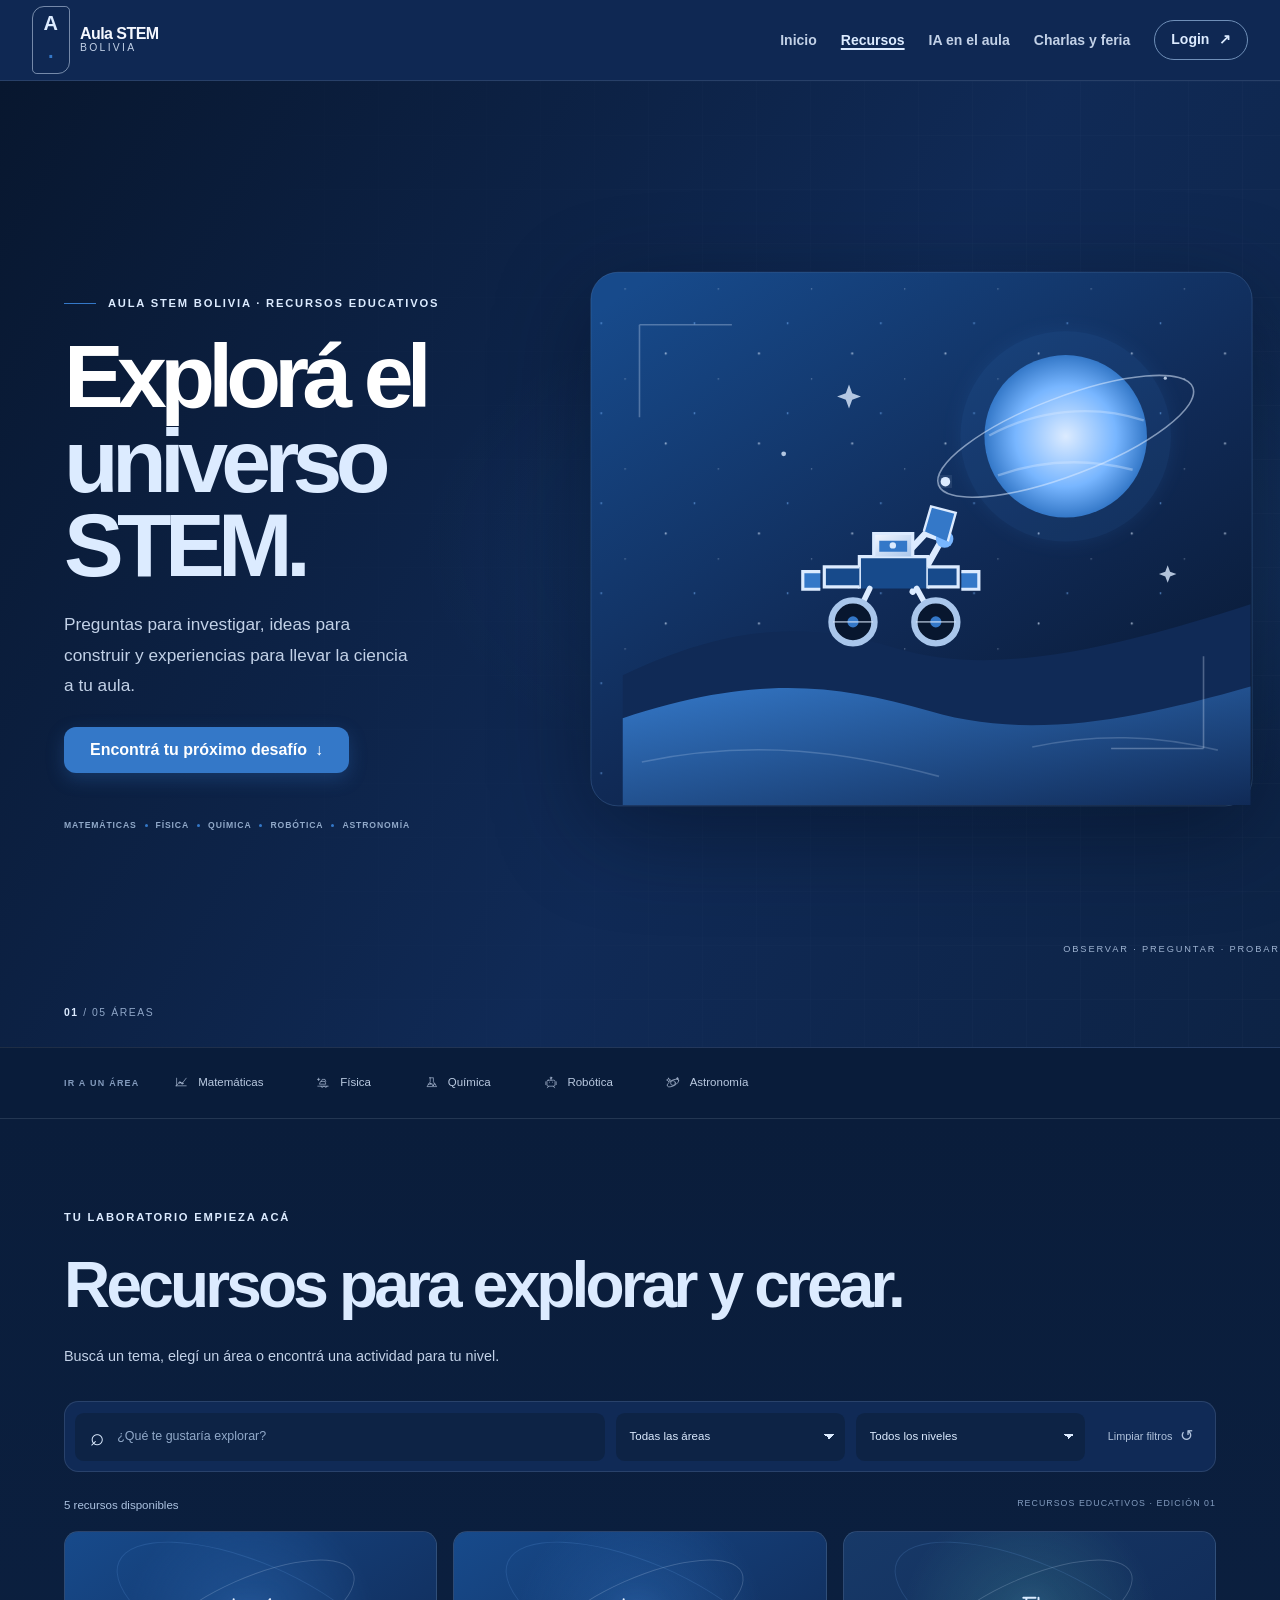
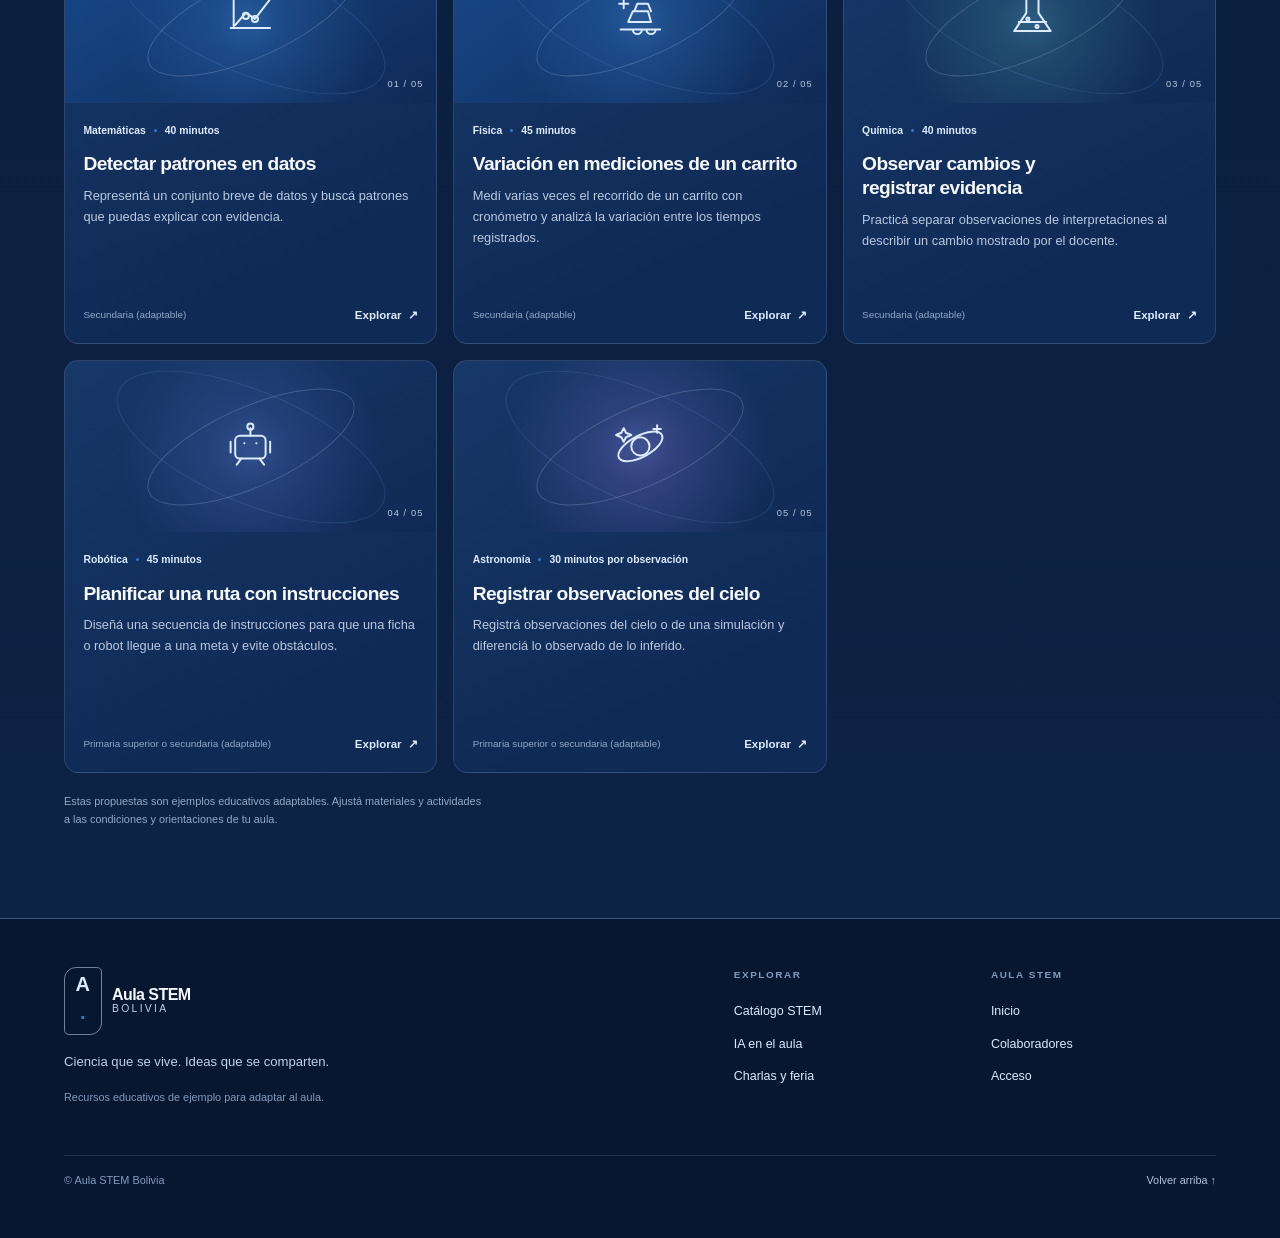
<file: pages/stem.html>
<!doctype html>
<html lang="es">
  <head>
    <meta charset="utf-8">
    <meta name="viewport" content="width=device-width, initial-scale=1">
    <meta name="theme-color" content="#102A56">
    <meta name="description" content="Explorá recursos y experiencias de Matemáticas, Física, Química, Robótica y Astronomía.">
    <title>Explorá el universo STEM | Aula STEM Bolivia</title>
    <link rel="stylesheet" href="../css/global.css">
    <script type="module" src="../js/stem.js"></script>
  </head>
  <body class="stem-hub">
    <a class="skip-link" href="#contenido">Saltar al contenido</a>
    <header class="site-header">
      <nav class="site-nav container container--wide" aria-label="Navegación principal">
        <a class="site-nav__brand" href="../index.html" aria-label="Aula STEM Bolivia, inicio">
          <span class="brand-mark" aria-hidden="true">A<span>·</span></span>
          <span class="brand-name">Aula STEM <small>Bolivia</small></span>
        </a>
        <button class="nav-toggle" type="button" aria-expanded="false" aria-controls="primary-menu" aria-label="Abrir menú"><span></span><span></span></button>
        <ul class="site-nav__links" id="primary-menu" role="list">
          <li><a class="site-nav__link" href="../index.html#inicio">Inicio</a></li>
          <li><a class="site-nav__link" href="#catalogo" aria-current="page">Recursos</a></li>
          <li><a class="site-nav__link" href="../index.html#ia-aula">IA en el aula</a></li>
          <li><a class="site-nav__link" href="./outreach.html">Charlas y feria</a></li>
          <li><a class="site-nav__login" href="../index.html#login">Login <span aria-hidden="true">↗</span></a></li>
        </ul>
      </nav>
    </header>

    <main id="contenido">
      <section class="stem-hero" aria-labelledby="stem-title">
        <div class="stem-hero__grid" aria-hidden="true"></div>
        <div class="container stem-hero__layout">
          <div class="stem-hero__copy">
            <p class="eyebrow"><span class="eyebrow__line"></span> AULA STEM BOLIVIA · RECURSOS EDUCATIVOS</p>
            <h1 id="stem-title">Explorá el<br><span>universo STEM.</span></h1>
            <p>Preguntas para investigar, ideas para construir y experiencias para llevar la ciencia a tu aula.</p>
            <a class="button button--primary" href="#catalogo">Encontrá tu próximo desafío <span aria-hidden="true">↓</span></a>
            <div class="stem-hero__subjects" aria-label="Cinco áreas STEM"><span>MATEMÁTICAS</span><i></i><span>FÍSICA</span><i></i><span>QUÍMICA</span><i></i><span>ROBÓTICA</span><i></i><span>ASTRONOMÍA</span></div>
          </div>
          <figure class="stem-hero__art">
            <img src="../assets/images/aula-stem-rover.svg" alt="Ilustración original de un rover educativo explorando un paisaje espacial" width="900" height="760">
            <figcaption>OBSERVAR · PREGUNTAR · PROBAR</figcaption>
          </figure>
          <div class="stem-hero__index" aria-hidden="true">01 <span>/ 05 ÁREAS</span></div>
        </div>
      </section>

      <nav class="subject-nav" aria-label="Explorar por área"><div class="container subject-nav__inner">
        <span class="subject-nav__label">IR A UN ÁREA</span>
        <div class="subject-nav__items" id="subject-shortcuts"></div>
      </div></nav>

      <section class="section stem-catalog" id="catalogo" aria-labelledby="catalog-title">
        <div class="container">
          <div class="section-heading stem-section-heading reveal">
            <p class="eyebrow">Tu laboratorio empieza acá</p>
            <h2 id="catalog-title">Recursos para <span class="text-blue">explorar y crear.</span></h2>
            <p>Buscá un tema, elegí un área o encontrá una actividad para tu nivel.</p>
          </div>

          <form class="resource-filters" id="resource-filters" role="search" novalidate>
            <label class="filter-search"><span class="sr-only">Buscar recursos por título o descripción</span><span class="filter-search__icon" aria-hidden="true">⌕</span><input id="resource-search" type="search" name="q" placeholder="¿Qué te gustaría explorar?" autocomplete="off"></label>
            <label class="filter-select"><span class="sr-only">Filtrar por área</span><select id="subject-filter" name="subject"><option value="">Todas las áreas</option></select></label>
            <label class="filter-select"><span class="sr-only">Filtrar por nivel sugerido</span><select id="level-filter" name="level"><option value="">Todos los niveles</option></select></label>
            <button class="filter-reset" type="reset">Limpiar filtros <span aria-hidden="true">↺</span></button>
          </form>

          <div class="resource-results-line"><p id="result-count" role="status" aria-live="polite"></p><span>RECURSOS EDUCATIVOS · EDICIÓN 01</span></div>
          <div class="hub-resource-grid" id="hub-resource-list"></div>
          <div class="resource-empty" id="resource-empty" hidden>
            <span aria-hidden="true">⌕</span><h3>No encontramos recursos con esos filtros.</h3><p>Probá con otra búsqueda o limpiá los filtros para volver a explorar todas las áreas.</p><button class="button button--secondary" type="button" data-reset-filters>Mostrar todos los recursos</button>
          </div>
          <p class="catalog-note">Estas propuestas son ejemplos educativos adaptables. Ajustá materiales y actividades a las condiciones y orientaciones de tu aula.</p>
        </div>
      </section>

      <section class="resource-detail section" id="resource-detail" aria-labelledby="detail-title" hidden>
        <div class="container">
          <div class="detail-topbar"><a class="detail-back" href="./stem.html#catalogo" data-back-to-catalog><span aria-hidden="true">←</span> Volver al catálogo</a><button class="button button--secondary print-resource" type="button"><span aria-hidden="true">▤</span> Imprimir recurso</button></div>
          <div id="detail-content"></div>
        </div>
      </section>
    </main>

    <footer class="site-footer"><div class="container footer-layout">
      <div class="footer-identity"><a class="site-nav__brand" href="../index.html"><span class="brand-mark" aria-hidden="true">A<span>·</span></span><span class="brand-name">Aula STEM <small>Bolivia</small></span></a><p>Ciencia que se vive. Ideas que se comparten.</p><p class="footer-affiliation">Recursos educativos de ejemplo para adaptar al aula.</p></div>
      <nav class="footer-nav" aria-label="Navegación de recursos"><p class="footer-nav__title">EXPLORAR</p><a href="#catalogo">Catálogo STEM</a><a href="../index.html#ia-aula">IA en el aula</a><a href="./outreach.html">Charlas y feria</a></nav>
      <nav class="footer-nav" aria-label="Información del sitio"><p class="footer-nav__title">AULA STEM</p><a href="../index.html#inicio">Inicio</a><a href="../index.html#colaboradores">Colaboradores</a><a href="../index.html#login">Acceso</a></nav>
      <div class="footer-bottom"><span>© Aula STEM Bolivia</span><a href="#contenido">Volver arriba ↑</a></div>
    </div></footer>
  </body>
</html>
</file>
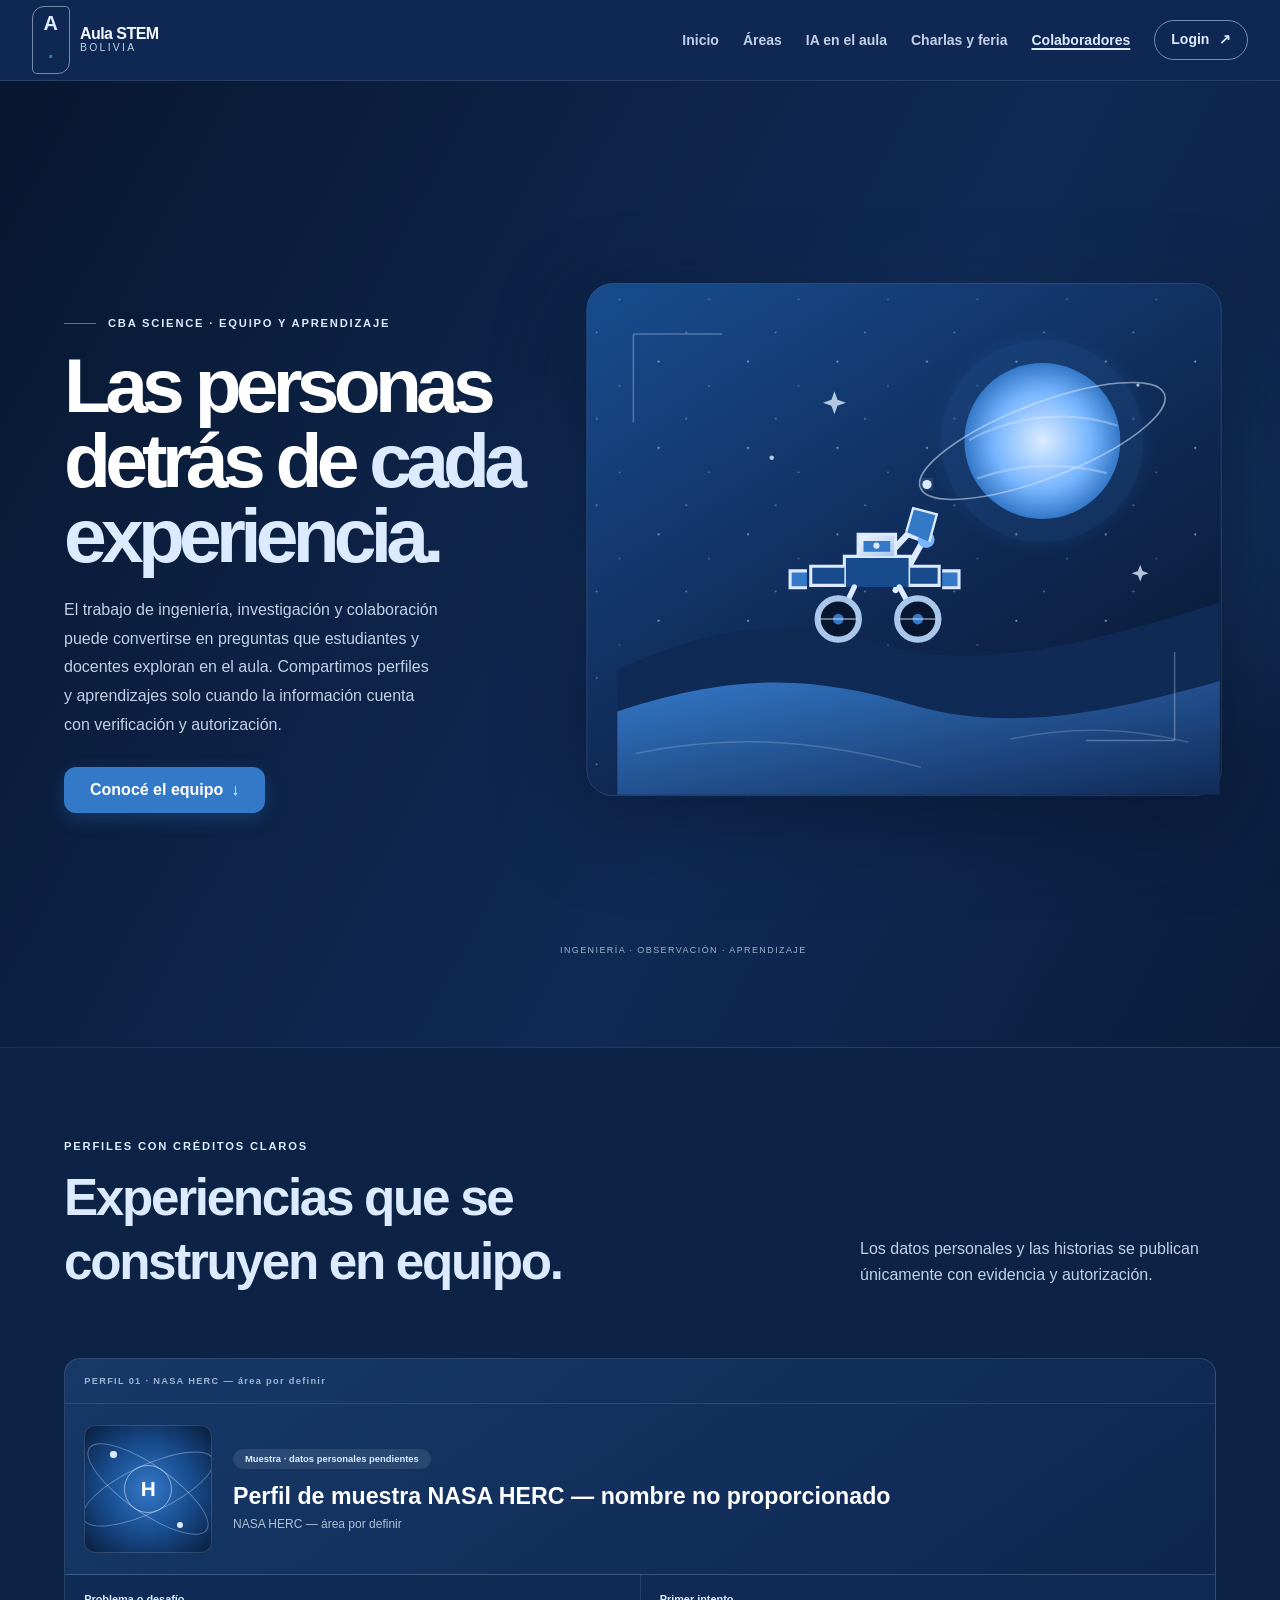
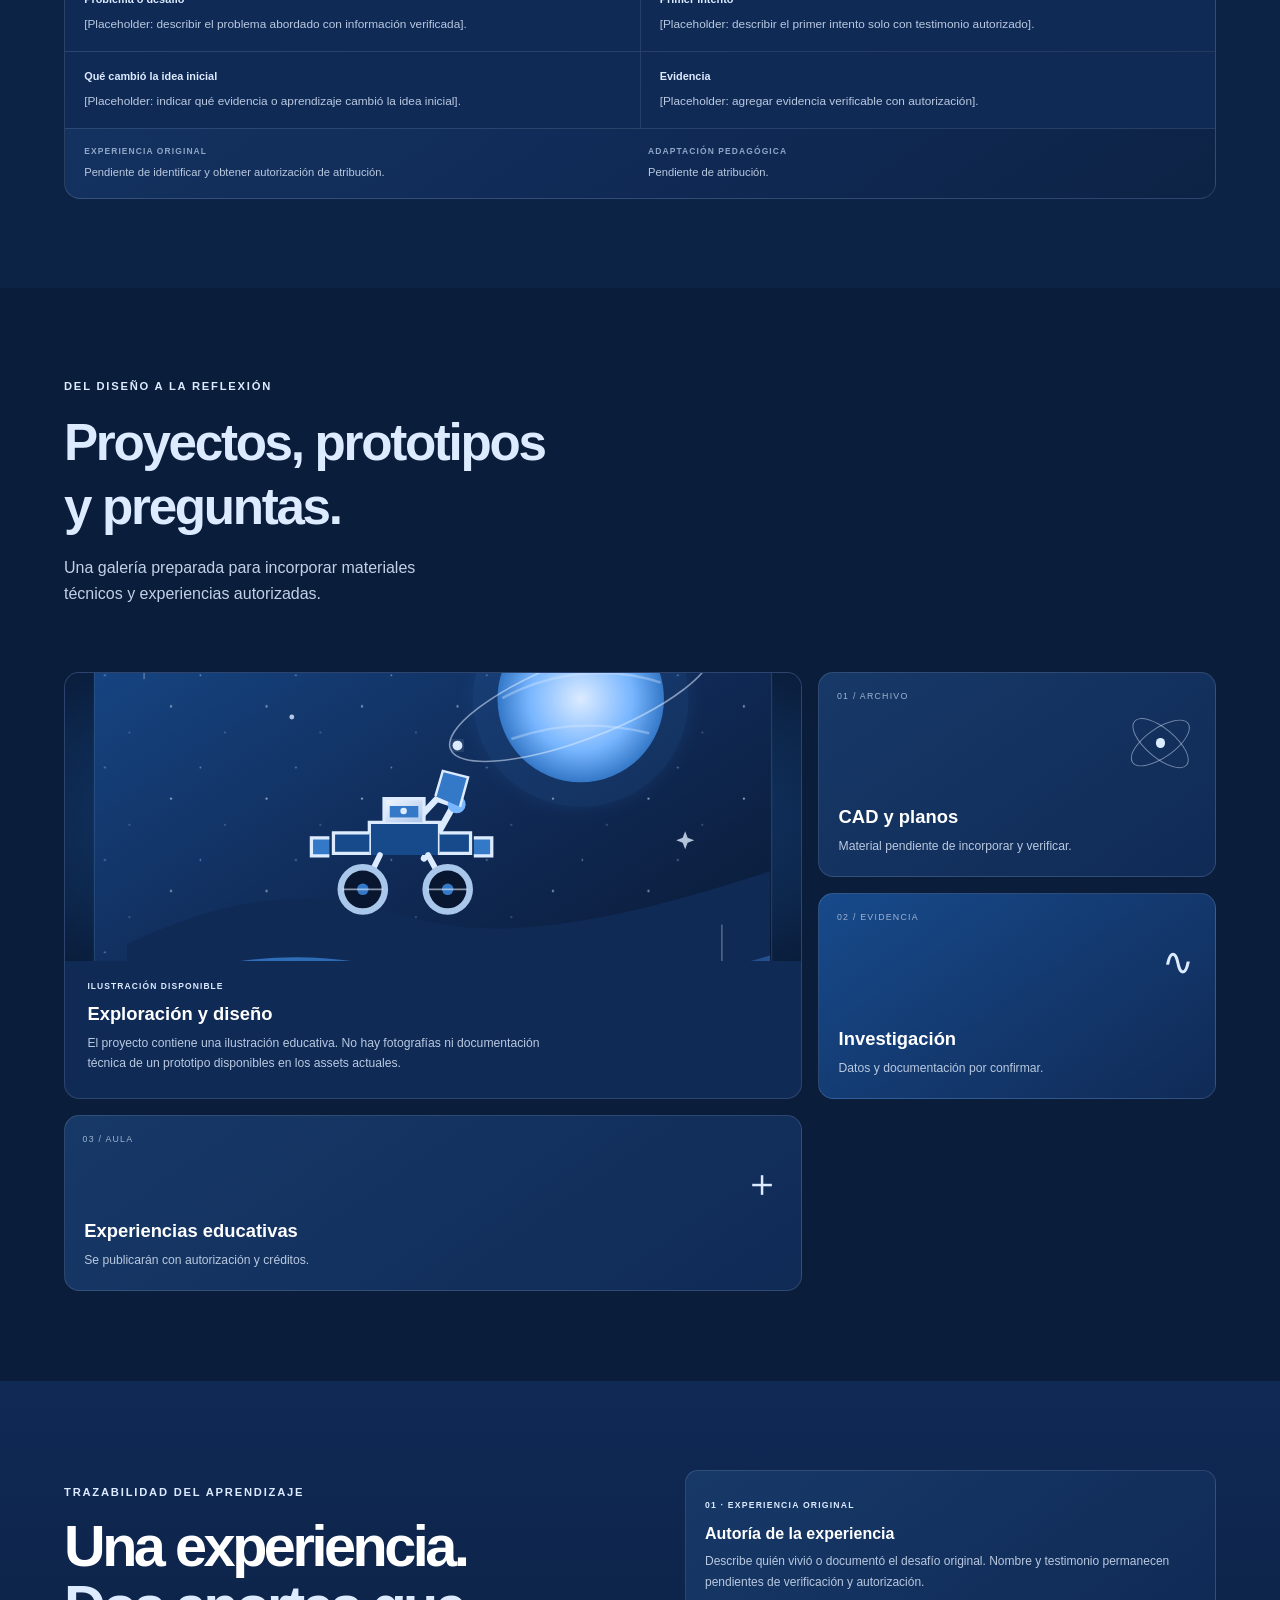
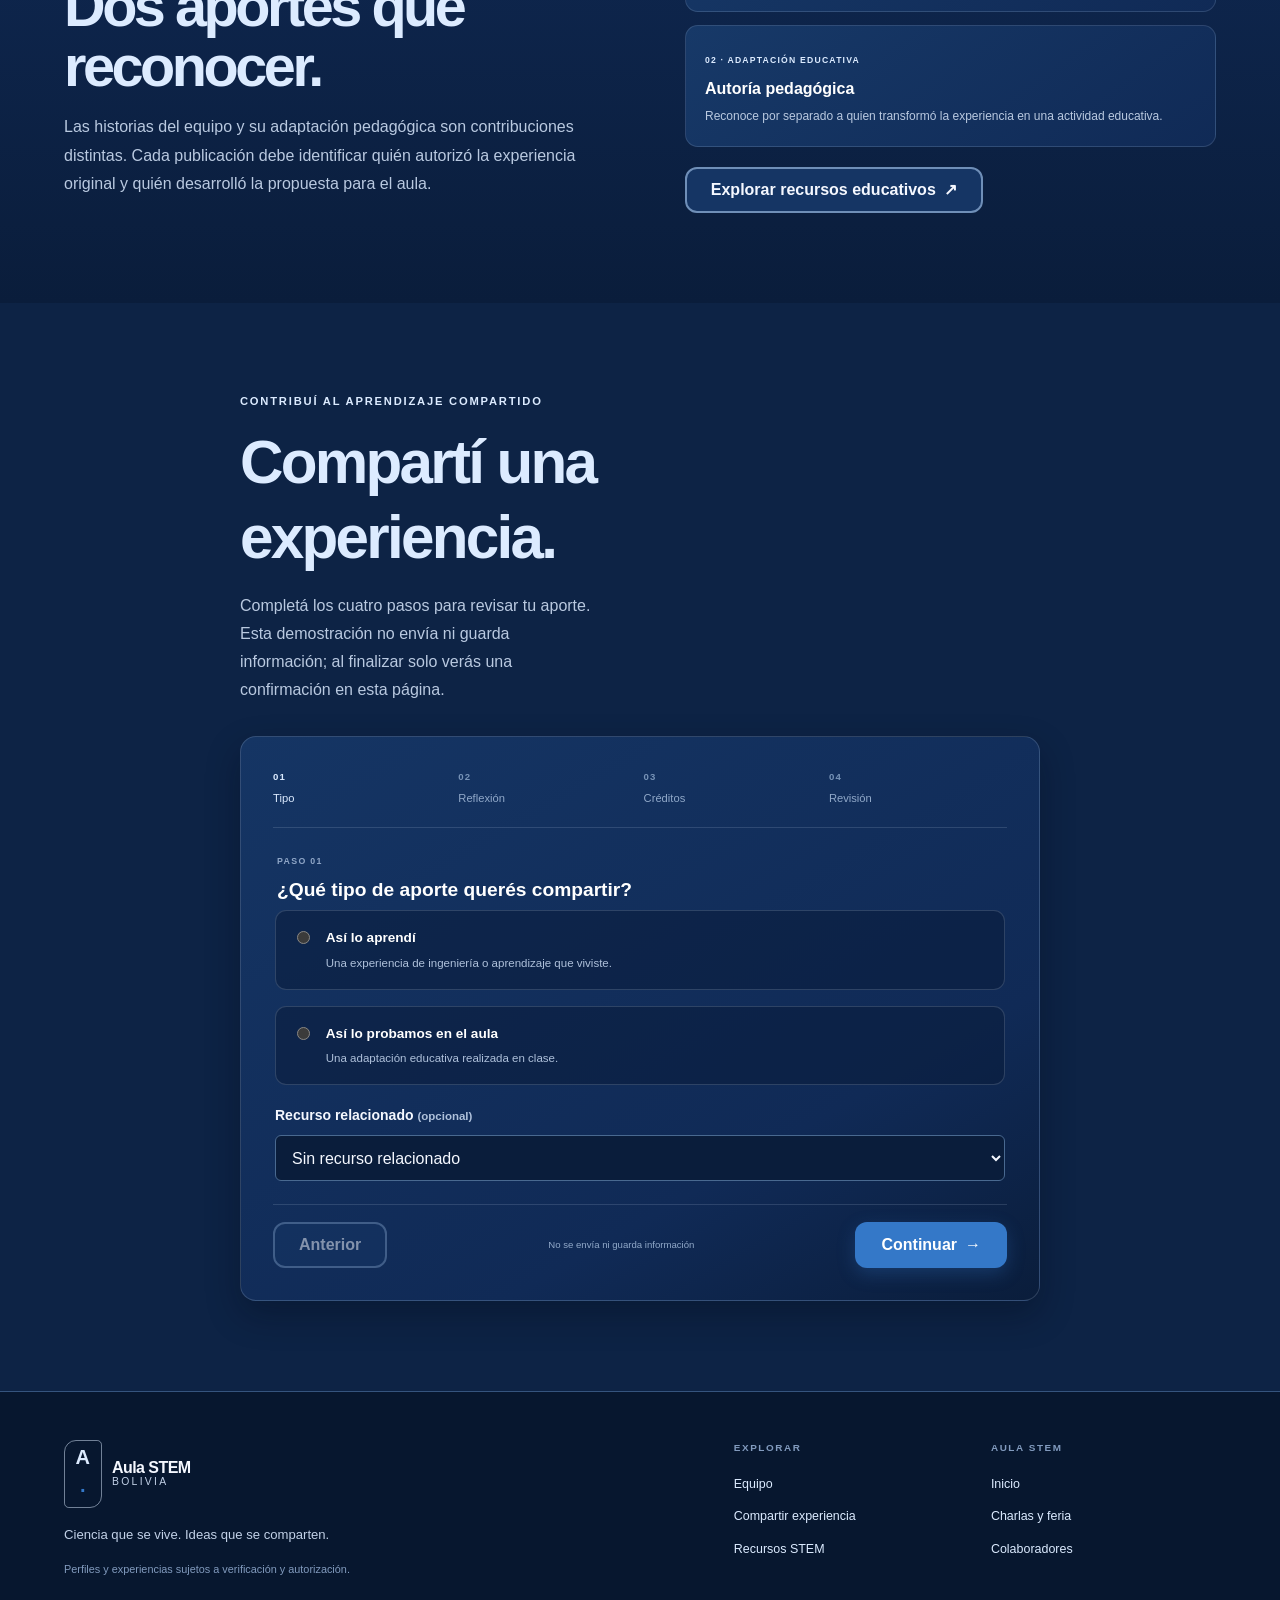
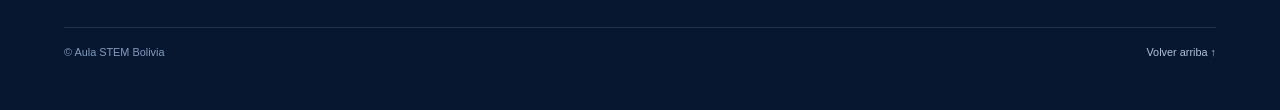
<file: pages/team.html>
<!doctype html>
<html lang="es">
  <head>
    <meta charset="utf-8">
    <meta name="viewport" content="width=device-width, initial-scale=1">
    <meta name="theme-color" content="#102A56">
    <meta name="description" content="Conocé las experiencias de ingeniería y aprendizaje de CBA Science, con historias y créditos sujetos a verificación.">
    <title>Equipo y experiencias — Aula STEM Bolivia</title>
    <link rel="stylesheet" href="../css/global.css">
    <script type="module" src="../js/team.js"></script>
  </head>
  <body>
    <a class="skip-link" href="#contenido">Saltar al contenido</a>
    <header class="site-header"><nav class="site-nav container container--wide" aria-label="Navegación principal">
      <a class="site-nav__brand" href="../index.html#inicio" aria-label="Aula STEM Bolivia, inicio"><span class="brand-mark" aria-hidden="true">A<span>·</span></span><span class="brand-name">Aula STEM <small>Bolivia</small></span></a>
      <button class="nav-toggle" type="button" aria-expanded="false" aria-controls="primary-menu" aria-label="Abrir menú"><span></span><span></span></button>
      <ul class="site-nav__links" id="primary-menu" role="list">
        <li><a class="site-nav__link" href="../index.html#inicio">Inicio</a></li><li><a class="site-nav__link" href="./stem.html">Áreas</a></li><li><a class="site-nav__link" href="../index.html#ia-aula">IA en el aula</a></li><li><a class="site-nav__link" href="./outreach.html">Charlas y feria</a></li><li><a class="site-nav__link" href="#team" aria-current="page">Colaboradores</a></li><li><a class="site-nav__login" href="../index.html#login">Login <span aria-hidden="true">↗</span></a></li>
      </ul>
    </nav></header>

    <main id="contenido" class="team-page">
      <section class="team-hero" aria-labelledby="team-title"><div class="container team-hero__layout">
        <div class="team-hero__copy reveal"><p class="eyebrow"><span class="eyebrow__line"></span> CBA SCIENCE · EQUIPO Y APRENDIZAJE</p><h1 id="team-title">Las personas detrás de <span>cada experiencia.</span></h1><p>El trabajo de ingeniería, investigación y colaboración puede convertirse en preguntas que estudiantes y docentes exploran en el aula. Compartimos perfiles y aprendizajes solo cuando la información cuenta con verificación y autorización.</p><a class="button button--primary" href="#team">Conocé el equipo <span aria-hidden="true">↓</span></a></div>
        <figure class="team-hero__visual reveal"><img src="../assets/images/aula-stem-rover.svg" alt="Ilustración original de un rover educativo, usada como representación visual y no como fotografía de un proyecto específico" width="900" height="760"><figcaption>INGENIERÍA · OBSERVACIÓN · APRENDIZAJE</figcaption></figure>
      </div></section>

      <section class="team-roster section" id="team" aria-labelledby="roster-title"><div class="container">
        <div class="section-heading section-heading--split reveal"><div><p class="eyebrow">Perfiles con créditos claros</p><h2 id="roster-title">Experiencias que <span class="text-blue">se construyen en equipo.</span></h2></div><p>Los datos personales y las historias se publican únicamente con evidencia y autorización.</p></div>
        <div class="team-roster__grid" id="member-profiles" aria-live="polite"></div>
      </div></section>

      <section class="team-gallery section" aria-labelledby="gallery-title"><div class="container">
        <div class="section-heading reveal"><p class="eyebrow">Del diseño a la reflexión</p><h2 id="gallery-title">Proyectos, prototipos <span class="text-blue">y preguntas.</span></h2><p>Una galería preparada para incorporar materiales técnicos y experiencias autorizadas.</p></div>
        <div class="team-gallery__grid">
          <article class="gallery-feature reveal"><img src="../assets/images/aula-stem-rover.svg" alt="Ilustración conceptual de un rover educativo; no representa un prototipo documentado del equipo" width="900" height="760"><div><span class="gallery-label">ILUSTRACIÓN DISPONIBLE</span><h3>Exploración y diseño</h3><p>El proyecto contiene una ilustración educativa. No hay fotografías ni documentación técnica de un prototipo disponibles en los assets actuales.</p></div></article>
          <article class="gallery-note reveal"><span class="gallery-note__index">01 / ARCHIVO</span><div class="gallery-note__orbit" aria-hidden="true"><i></i><i></i><b></b></div><h3>CAD y planos</h3><p>Material pendiente de incorporar y verificar.</p></article>
          <article class="gallery-note gallery-note--blue reveal"><span class="gallery-note__index">02 / EVIDENCIA</span><div class="gallery-note__symbol" aria-hidden="true">∿</div><h3>Investigación</h3><p>Datos y documentación por confirmar.</p></article>
          <article class="gallery-note reveal"><span class="gallery-note__index">03 / AULA</span><div class="gallery-note__symbol" aria-hidden="true">＋</div><h3>Experiencias educativas</h3><p>Se publicarán con autorización y créditos.</p></article>
        </div>
      </div></section>

      <section class="learning-stories section" aria-labelledby="stories-title"><div class="container learning-stories__layout">
        <div class="learning-stories__intro reveal"><p class="eyebrow">Trazabilidad del aprendizaje</p><h2 id="stories-title">Una experiencia.<br><span>Dos aportes que reconocer.</span></h2><p>Las historias del equipo y su adaptación pedagógica son contribuciones distintas. Cada publicación debe identificar quién autorizó la experiencia original y quién desarrolló la propuesta para el aula.</p></div>
        <div class="learning-stories__credits reveal"><article><span>01 · EXPERIENCIA ORIGINAL</span><h3>Autoría de la experiencia</h3><p>Describe quién vivió o documentó el desafío original. Nombre y testimonio permanecen pendientes de verificación y autorización.</p></article><article><span>02 · ADAPTACIÓN EDUCATIVA</span><h3>Autoría pedagógica</h3><p>Reconoce por separado a quien transformó la experiencia en una actividad educativa.</p></article><a class="button button--secondary" href="./stem.html">Explorar recursos educativos <span aria-hidden="true">↗</span></a></div>
      </div></section>

      <section class="submission section" id="compartir" aria-labelledby="submission-title"><div class="container container--narrow">
        <div class="section-heading reveal"><p class="eyebrow">Contribuí al aprendizaje compartido</p><h2 id="submission-title">Compartí una <span class="text-blue">experiencia.</span></h2><p>Completá los cuatro pasos para revisar tu aporte. Esta demostración no envía ni guarda información; al finalizar solo verás una confirmación en esta página.</p></div>
        <form class="submission-form" id="experience-form" novalidate>
          <ol class="submission-progress" aria-label="Pasos del formulario"><li class="is-current" data-progress="1" aria-current="step"><span>01</span><b>Tipo</b></li><li data-progress="2"><span>02</span><b>Reflexión</b></li><li data-progress="3"><span>03</span><b>Créditos</b></li><li data-progress="4"><span>04</span><b>Revisión</b></li></ol>
          <fieldset class="submission-step is-active" data-step="1"><legend><span>PASO 01</span> ¿Qué tipo de aporte querés compartir?</legend>
            <label class="submission-choice"><input type="radio" name="experienceType" value="experience" required><span><b>Así lo aprendí</b><small>Una experiencia de ingeniería o aprendizaje que viviste.</small></span></label>
            <label class="submission-choice"><input type="radio" name="experienceType" value="classroom" required><span><b>Así lo probamos en el aula</b><small>Una adaptación educativa realizada en clase.</small></span></label>
            <label class="form-field"><span class="form-label">Recurso relacionado <small>(opcional)</small></span><select class="form-control" name="resourceId" id="resource-choice"><option value="">Sin recurso relacionado</option></select></label>
          </fieldset>
          <fieldset class="submission-step" data-step="2" hidden><legend><span>PASO 02</span> Contanos el proceso.</legend>
            <label class="form-field"><span class="form-label">¿Qué intentabas resolver o enseñar?</span><textarea class="form-control" name="challenge" rows="3" required minlength="10" maxlength="800"></textarea></label>
            <label class="form-field"><span class="form-label">¿Qué probaste primero?</span><textarea class="form-control" name="firstAttempt" rows="3" required minlength="5" maxlength="800"></textarea></label>
            <label class="form-field"><span class="form-label">¿Qué observaste o aprendiste?</span><textarea class="form-control" name="observation" rows="3" required minlength="5" maxlength="800"></textarea></label>
            <label class="form-field"><span class="form-label">Evidencia opcional <small>(foto, boceto o tabla; selección local)</small></span><input class="form-control submission-file" type="file" name="evidence" accept="image/*,.pdf"><span class="form-hint">El archivo no se previsualiza, carga ni conserva. Se elimina al salir o reiniciar este formulario.</span></label>
            <div class="classroom-fields" hidden><label class="form-field"><span class="form-label">Nivel educativo</span><input class="form-control" name="schoolLevel" maxlength="100"></label><label class="form-field"><span class="form-label">Materiales</span><textarea class="form-control" name="materials" rows="2" maxlength="500"></textarea></label><label class="form-field"><span class="form-label">Duración estimada</span><input class="form-control" name="duration" maxlength="80" placeholder="Ej.: 40 minutos"></label></div>
          </fieldset>
          <fieldset class="submission-step" data-step="3" hidden><legend><span>PASO 03</span> Departamento y créditos.</legend>
            <label class="form-field"><span class="form-label">Departamento</span><select class="form-control" name="department" required><option value="">Elegí un departamento</option><option>Chuquisaca</option><option>La Paz</option><option>Cochabamba</option><option>Oruro</option><option>Potosí</option><option>Tarija</option><option>Santa Cruz</option><option>Beni</option><option>Pando</option><option>No corresponde / prefiero no indicarlo</option></select></label>
            <label class="form-field"><span class="form-label">Autoría de la experiencia</span><input class="form-control" name="experienceAuthor" required minlength="2" maxlength="120" autocomplete="name"></label>
            <label class="form-field classroom-credit" hidden><span class="form-label">Autoría de la adaptación pedagógica</span><input class="form-control" name="pedagogicalAuthor" maxlength="120"></label>
          </fieldset>
          <fieldset class="submission-step" data-step="4" hidden><legend><span>PASO 04</span> Revisá antes de confirmar.</legend><div class="submission-review" id="submission-review"></div><label class="submission-consent"><input type="checkbox" name="reviewConsent" required><span>Entiendo que esta demostración no envía ni almacena el aporte y que una publicación requeriría revisión y autorización.</span></label></fieldset>
          <div class="submission-actions"><button class="button button--secondary" type="button" id="step-back" disabled>Anterior</button><span class="submission-actions__note">No se envía ni guarda información</span><button class="button button--primary" type="button" id="step-next">Continuar <span aria-hidden="true">→</span></button><button class="button button--primary" type="submit" id="step-submit" hidden>Confirmar revisión</button></div>
        </form>
        <div class="submission-success" id="submission-success" tabindex="-1" role="status" hidden><span aria-hidden="true">✓</span><h3>Revisión completada en esta sesión.</h3><p>Tu información no fue enviada ni guardada. Para compartir una experiencia real, se necesitará un canal institucional confirmado y revisión antes de publicar.</p><button class="button button--secondary" type="button" id="submission-reset">Empezar de nuevo</button></div>
      </div></section>
    </main>
    <footer class="site-footer"><div class="container footer-layout"><div class="footer-identity"><a class="site-nav__brand" href="../index.html#inicio"><span class="brand-mark" aria-hidden="true">A<span>·</span></span><span class="brand-name">Aula STEM <small>Bolivia</small></span></a><p>Ciencia que se vive. Ideas que se comparten.</p><p class="footer-affiliation">Perfiles y experiencias sujetos a verificación y autorización.</p></div><nav class="footer-nav" aria-label="Explorar"><p class="footer-nav__title">EXPLORAR</p><a href="#team">Equipo</a><a href="#compartir">Compartir experiencia</a><a href="./stem.html">Recursos STEM</a></nav><nav class="footer-nav" aria-label="Información"><p class="footer-nav__title">AULA STEM</p><a href="../index.html#inicio">Inicio</a><a href="./outreach.html">Charlas y feria</a><a href="../index.html#colaboradores">Colaboradores</a></nav><div class="footer-bottom"><span>© Aula STEM Bolivia</span><a href="#contenido">Volver arriba ↑</a></div></div></footer>
  </body>
</html>
</file>
<file: css/global.css>
/* Load this file as the single stylesheet entry point. */
@import url("./variables.css");
@import url("./reset.css");
@import url("./layout.css");
@import url("./components.css");
@import url("./pages.css");
@import url("./responsive.css");

html {
  background: var(--color-background);
  color: var(--color-text);
  font-family: var(--font-family-base);
  font-size: 100%;
  line-height: var(--line-height-body);
}

body {
  background: var(--color-background);
  color: var(--color-text);
  font-size: var(--font-size-md);
  font-weight: var(--font-weight-regular);
  text-rendering: optimizeLegibility;
  -webkit-font-smoothing: antialiased;
  -moz-osx-font-smoothing: grayscale;
}

h1,
h2,
h3,
h4,
h5,
h6 {
  color: var(--color-primary);
  font-family: var(--font-family-base);
  font-weight: var(--font-weight-bold);
  line-height: var(--line-height-heading);
  text-wrap: balance;
}

h1 { font-size: var(--font-size-3xl); }
h2 { font-size: var(--font-size-2xl); }
h3 { font-size: var(--font-size-xl); }

p,
li {
  max-width: 70ch;
}

a {
  color: var(--color-link);
  text-decoration-thickness: 0.08em;
  text-underline-offset: 0.18em;
}

a:hover {
  color: var(--color-link-hover);
}

::placeholder {
  color: var(--color-text-muted);
  opacity: 1;
}

hr {
  border: 0;
  border-top: 1px solid var(--color-border);
}

::selection {
  background: var(--color-blue-light);
  color: var(--color-navy-night);
}
</file>
